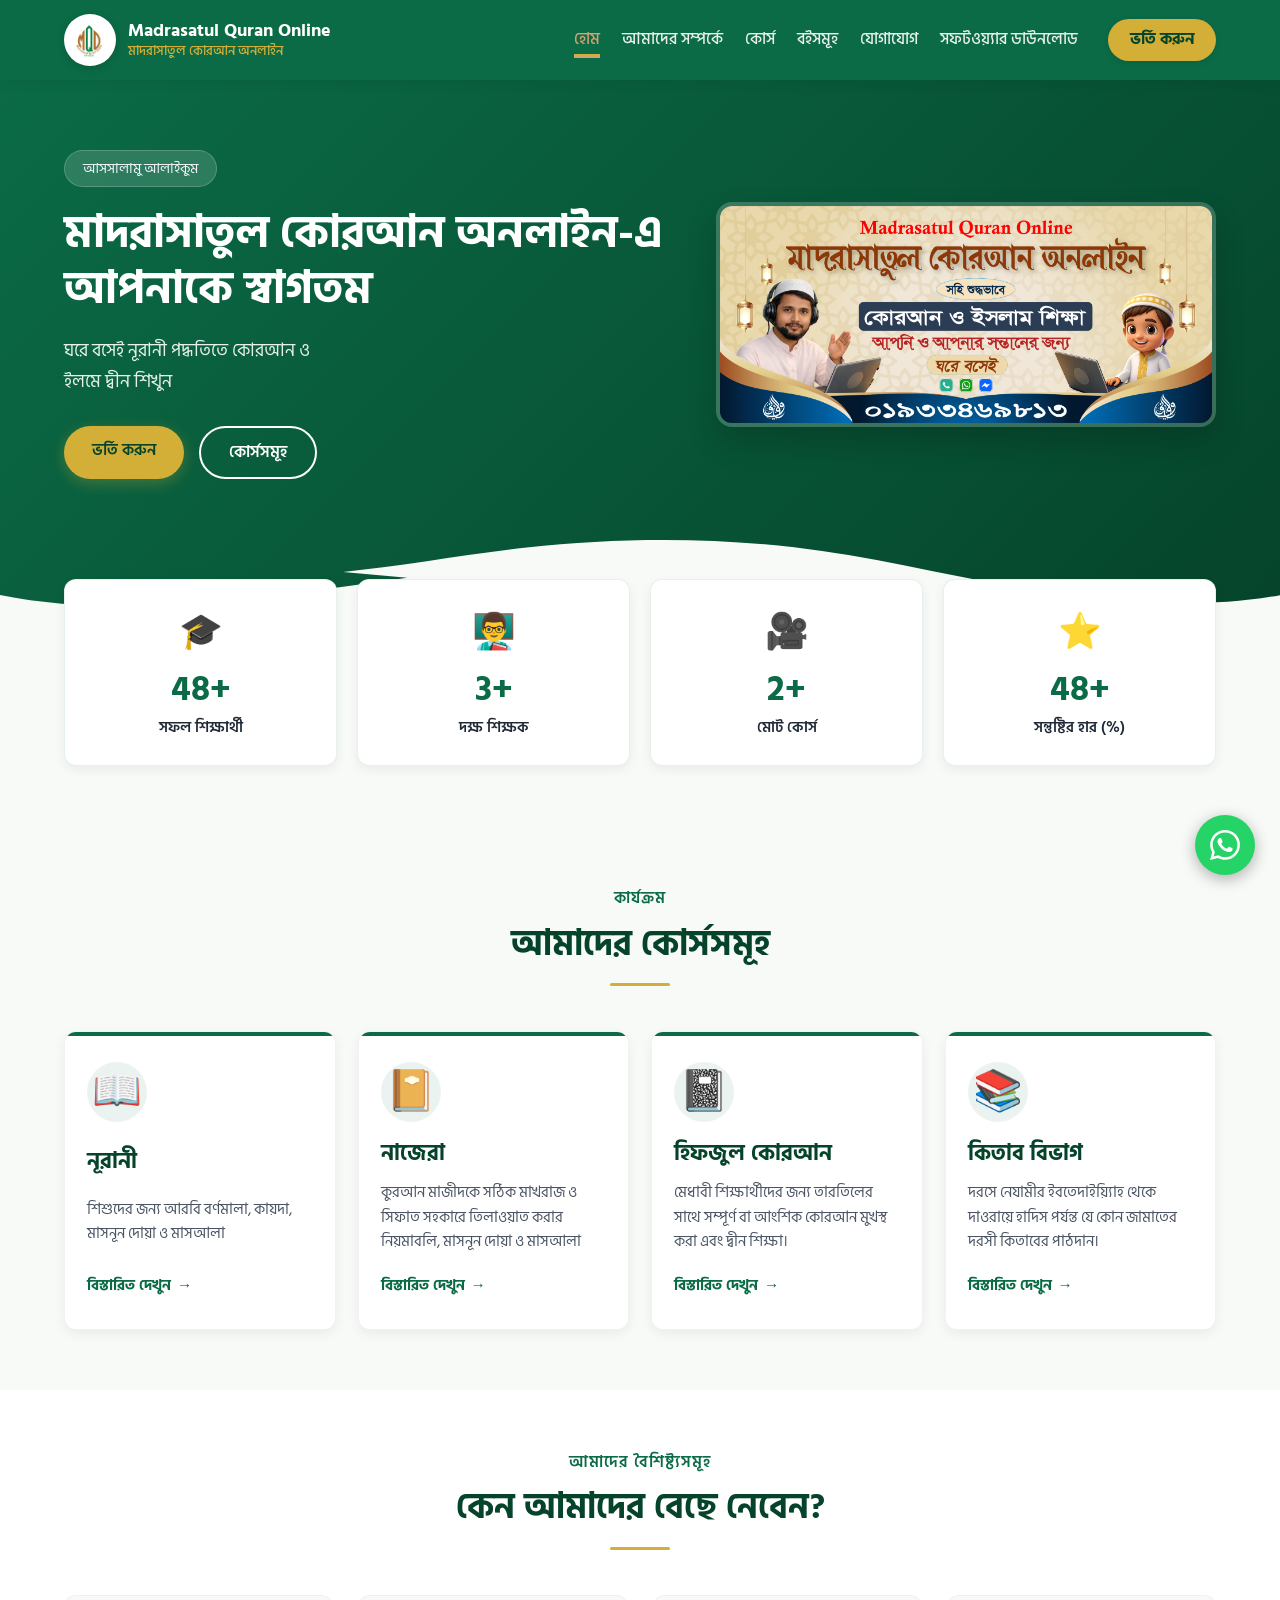
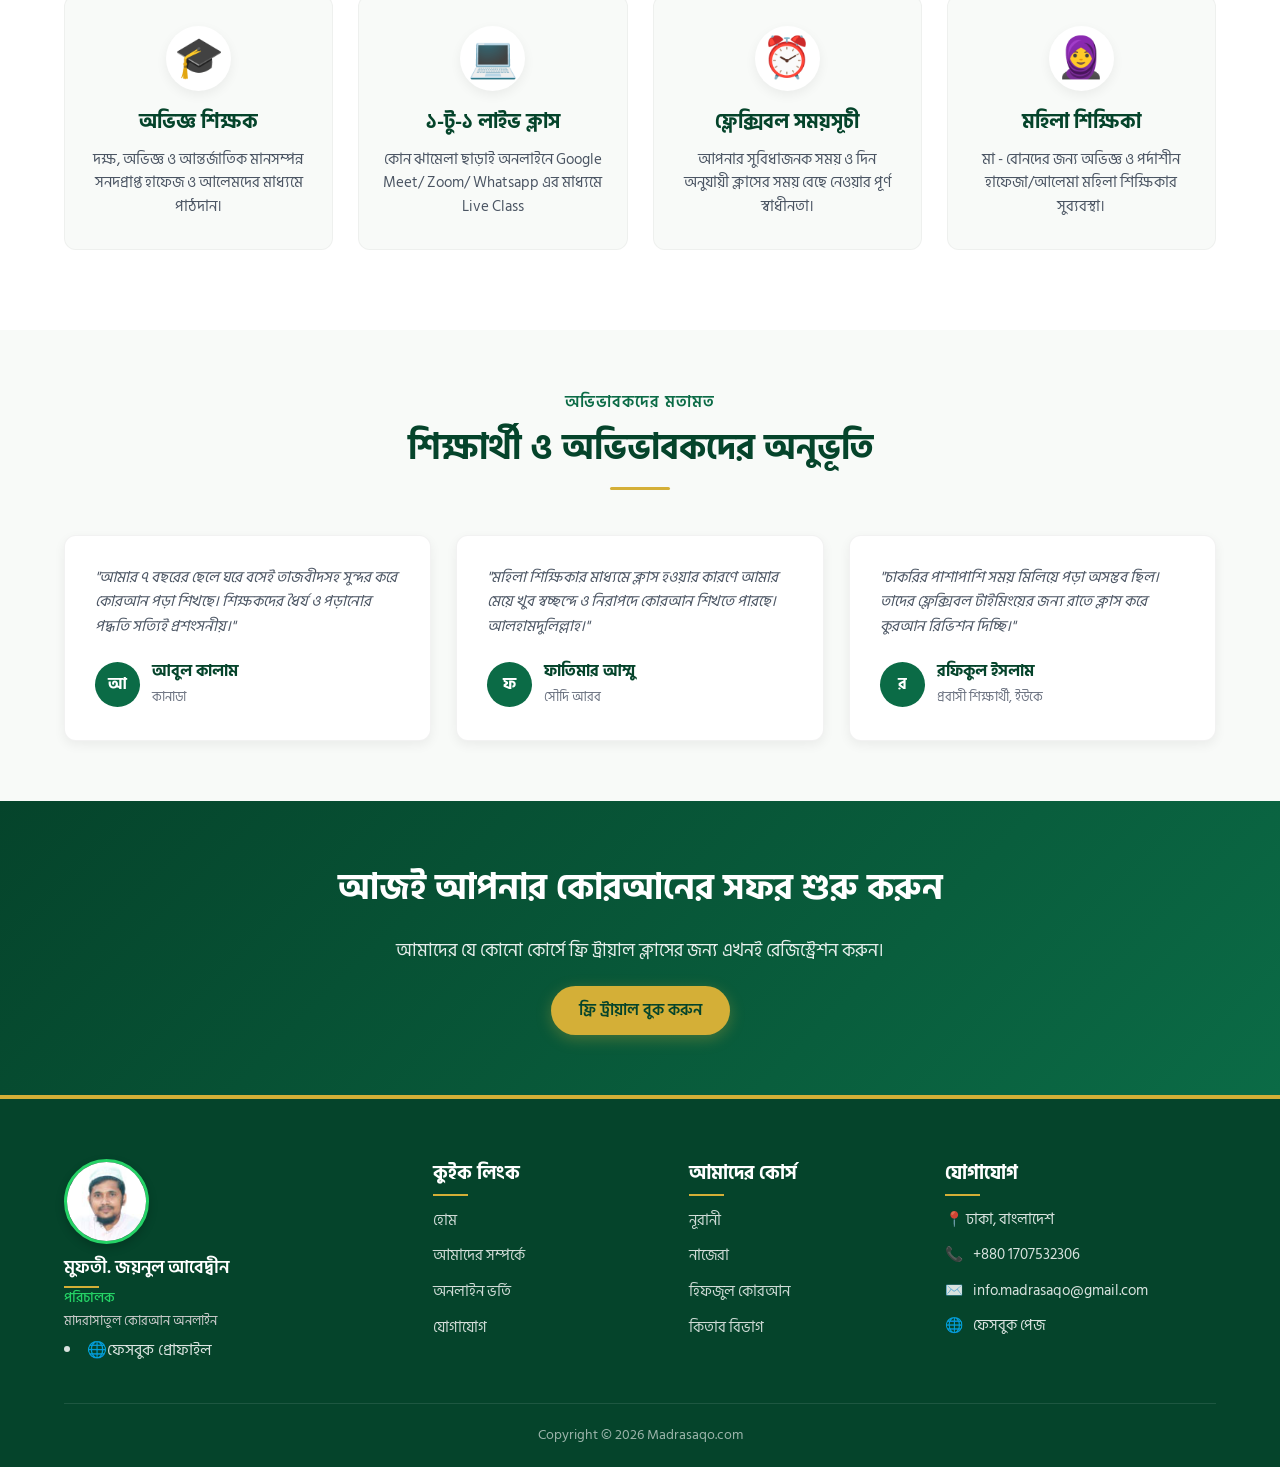
<file: index.html>
<!DOCTYPE html>
<html lang="bn">
<head>
    <meta charset="UTF-8">
    <meta name="viewport" content="width=device-width, initial-scale=1.0">
    <title>Madrasatul Quran Online | Learn Quran with Confidence</title>
    
    <!-- Google Search Console Verification -->
    <meta name="google-site-verification" content="h8djcA_XuE7JDsZ3tNhfEzeJBOGKbGJHmrDcB3-2tts" />
    
    <!-- SEO & Open Graph Meta Tags -->
    <meta name="description" content="ঘরে বসেই অভিজ্ঞ শিক্ষকদের তত্ত্বাবধানে নূরানী, তাজবীদ, হিফজ ও কোরআন শিক্ষা গ্রহণ করুন।">
    <meta name="keywords" content="Online Quran, Quran Learning, Madrasatul Quran Online, Quran Teacher, Tajweed, Hifz">
    <meta name="author" content="Madrasatul Quran Online">
    <meta property="og:title" content="Madrasatul Quran Online">
    <meta property="og:title" content="madrasaqo">
    <meta property="og:title" content="মাদরাসাতুল কোরআন অনলাইন">
    <meta property="og:description" content="Learn Quran Online from Qualified Teachers.">
    <meta property="og:image" content="images/logo.png">
    <meta property="og:type" content="website">
    
    <!-- Favicon -->
    <link rel="icon" type="image/png" href="images/favicon.png">

    <!-- Google Fonts: Hind Siliguri -->
    <link rel="preconnect" href="https://fonts.googleapis.com">
    <link rel="preconnect" href="https://fonts.gstatic.com" crossorigin>
    <link href="https://fonts.googleapis.com/css2?family=Hind+Siliguri:wght@400;500;600;700&display=swap" rel="stylesheet">

    <!-- Custom CSS -->
    <link rel="stylesheet" href="css/style.css">
</head>
<body>

    <!-- ==========================================================================
         PHASE 1: PREMIUM STICKY HEADER & NAVIGATION
         ========================================================================== -->
    <header class="main-header">
        <div class="header-container">
            
            <!-- Brand Logo & Title -->
            <a href="index.html" class="brand-link">
                <div class="logo-bg">
                    <img src="images/logo.png" alt="MadrasaQO Logo" class="site-logo">
                </div>
                <div class="brand-text">
                    <span class="site-name">Madrasatul Quran Online</span>
                    <span class="site-tagline">মাদরাসাতুল কোরআন অনলাইন</span>
                </div>
            </a>

            <!-- Navigation Menu -->
         <nav class="nav-menu" id="navMenu">
       <ul class="nav-links">
        <li><a href="/index.html" class="nav-link active">হোম</a></li>
        <li><a href="/pages/about.html" class="nav-link">আমাদের সম্পর্কে</a></li>
        <li><a href="/pages/courses.html" class="nav-link">কোর্স</a></li>
        <li><a href="/pages/books.html" class="nav-link">বইসমূহ</a></li>
        <li><a href="/pages/contact.html" class="nav-link">যোগাযোগ</a></li>
        <li><a href="/pages/download.html" class="nav-link">সফটওয়্যার ডাউনলোড</a></li>
       </ul>
          <a href="/pages/admission.html" class="btn-admission-header">ভর্তি করুন</a>
     </nav>

            <!-- Mobile Hamburger Button -->
            <button class="hamburger" id="hamburgerBtn" aria-label="Toggle Navigation">
                <span class="bar"></span>
                <span class="bar"></span>
                <span class="bar"></span>
            </button>

        </div>
    </header>

    <!-- ==========================================================================
         PHASE 2: PREMIUM HERO SECTION WITH SVG WAVE
         ========================================================================== -->
    <section class="hero-section">
        <div class="hero-container">
            
            <!-- Hero Text Content -->
            <div class="hero-text">
                <span class="hero-tag">আসসালামু আলাইকুম</span>
                <h1>মাদরাসাতুল কোরআন অনলাইন-এ আপনাকে স্বাগতম</h1>
                <p>ঘরে বসেই নূরানী পদ্ধতিতে কোরআন ও <br> ইলমে দ্বীন শিখুন </p>
                <div class="hero-buttons">
                    <a href="pages/admission.html" class="btn btn-primary">ভর্তি করুন</a>
                    <a href="#courses" class="btn btn-outline">কোর্সসমূহ</a>
                </div>
            </div>

            <!-- Hero Banner Image -->
            <div class="hero-image">
                <div class="image-wrapper">
                    <img src="images/Cover Page.png" alt="Madrasatul Quran Online Banner">
                </div>
            </div>

        </div>

        <!-- Bottom Wave Divider -->
        <div class="custom-shape-divider-bottom">
            <svg data-name="Layer 1" xmlns="http://www.w3.org/2000/svg" viewBox="0 0 1200 120" preserveAspectRatio="none">
                <path d="M321.39,56.44c58-10.79,114.16-30.13,172-41.86,82.39-16.72,168.19-17.73,250.45-.39C823.78,31,906.67,72,985.66,92.83c70.05,18.48,146.53,26.09,214.34,3V120H0V95.8C59.71,118.06,130.83,119.28,198.81,108.97c62.1-9.45,120.94-27.13,182.58-42.53Z" class="shape-fill"></path>
            </svg>
        </div>
    </section>

    <!-- ==========================================================================
         PHASE 3: STATISTICS / ANIMATED COUNTERS
         ========================================================================== -->
    <section class="stats-section">
        <div class="stats-container">
            
            <div class="stat-card">
                <div class="stat-icon">🎓</div>
                <div class="stat-number" data-target="100">0</div>
                <div class="stat-label">সফল শিক্ষার্থী</div>
            </div>

            <div class="stat-card">
                <div class="stat-icon">👨‍🏫</div>
                <div class="stat-number" data-target="5">0</div>
                <div class="stat-label">দক্ষ শিক্ষক</div>
            </div>

            <div class="stat-card">
                <div class="stat-icon">🎥</div>
                <div class="stat-number" data-target="4">0</div>
                <div class="stat-label">মোট কোর্স</div>
            </div>

            <div class="stat-card">
                <div class="stat-icon">⭐</div>
                <div class="stat-number" data-target="100">0</div>
                <div class="stat-label">সন্তুষ্টির হার (%)</div>
            </div>

        </div>
    </section>

    <!-- ==========================================================================
         PHASE 4: OUR COURSES SECTION
         ========================================================================== -->
    <section class="courses-section" id="courses">
        <div class="courses-container">
            
            <div class="section-title">
                <span class="sub-title">কার্যক্রম</span>
                <h2>আমাদের কোর্সসমূহ</h2>
                <div class="title-divider"></div>
            </div>

            <div class="courses-grid">
                
                <!-- Course Card 1 -->
                <div class="course-card">
                    <div class="course-icon">📖</div>
                    <h3>নূরানী</h3>
                    <p>শিশুদের জন্য আরবি বর্ণমালা, কায়দা, মাসনূন দোয়া ও মাসআলা</p>
                    <a href="pages/courses.html#qaida" class="course-link">বিস্তারিত দেখুন <span>→</span></a>
                </div>

                <!-- Course Card 2 -->
                <div class="course-card">
                    <div class="course-icon">📔</div>
                    <h3>নাজেরা</h3>
                    <p>কুরআন মাজীদকে সঠিক মাখরাজ ও সিফাত সহকারে তিলাওয়াত করার নিয়মাবলি, মাসনূন দোয়া ও মাসআলা</p>
                    <a href="pages/courses.html#tajweed" class="course-link">বিস্তারিত দেখুন <span>→</span></a>
                </div>

                <!-- Course Card 3 -->
                <div class="course-card">
                    <div class="course-icon">📓</div>
                    <h3>হিফজুল কোরআন</h3>
                    <p>মেধাবী শিক্ষার্থীদের জন্য তারতিলের সাথে সম্পূর্ণ বা আংশিক কোরআন মুখস্থ করা এবং দ্বীন শিক্ষা।</p>
                    <a href="pages/courses.html#hifz" class="course-link">বিস্তারিত দেখুন <span>→</span></a>
                </div>

                <!-- Course Card 4 -->
                <div class="course-card">
                    <div class="course-icon">📚</div>
                    <h3>কিতাব বিভাগ</h3>
                    <p>দরসে নেযামীর ইবতেদাইয়্যিাহ থেকে দাওরায়ে হাদিস পর্যন্ত যে কোন জামাতের দরসী কিতাবের পাঠদান।</p>
                    <a href="pages/courses.html#quran" class="course-link">বিস্তারিত দেখুন <span>→</span></a>
                </div>

            </div>

        </div>
    </section>

    <!-- ==========================================================================
         PHASE 5: WHY CHOOSE US SECTION
         ========================================================================== -->
    <section class="why-us-section">
        <div class="why-us-container">
            
            <div class="section-title">
                <span class="sub-title">আমাদের বৈশিষ্ট্যসমূহ</span>
                <h2>কেন আমাদের বেছে নেবেন?</h2>
                <div class="title-divider"></div>
            </div>

            <div class="why-us-grid">
                
                <!-- Feature Card 1 -->
                <div class="feature-card">
                    <div class="feature-icon">🎓</div>
                    <h3>অভিজ্ঞ শিক্ষক</h3>
                    <p>দক্ষ, অভিজ্ঞ ও আন্তর্জাতিক মানসম্পন্ন সনদপ্রাপ্ত হাফেজ ও আলেমদের মাধ্যমে পাঠদান।</p>
                </div>

                <!-- Feature Card 2 -->
                <div class="feature-card">
                    <div class="feature-icon">💻</div>
                    <h3>১-টু-১ লাইভ ক্লাস</h3>
                    <p>কোন ঝামেলা ছাড়াই অনলাইনে Google Meet/ Zoom/ Whatsapp এর মাধ্যমে Live Class</p>
                </div>

                <!-- Feature Card 3 -->
                <div class="feature-card">
                    <div class="feature-icon">⏰</div>
                    <h3>ফ্লেক্সিবল সময়সূচী</h3>
                    <p>আপনার সুবিধাজনক সময় ও দিন অনুযায়ী ক্লাসের সময় বেছে নেওয়ার পূর্ণ স্বাধীনতা।</p>
                </div>

                <!-- Feature Card 4 -->
                <div class="feature-card">
                    <div class="feature-icon">🧕</div>
                    <h3>মহিলা শিক্ষিকা</h3>
                    <p>মা - বোনদের জন্য অভিজ্ঞ ও পর্দাশীন হাফেজা/আলেমা মহিলা শিক্ষিকার সুব্যবস্থা।</p>
                </div>

            </div>

        </div>
    </section>

    <!-- ==========================================================================
         PHASE 6: TESTIMONIALS SECTION
         ========================================================================== -->
    <section class="testimonials-section">
        <div class="courses-container">
            <div class="section-title">
                <span class="sub-title">অভিভাবকদের মতামত</span>
                <h2>শিক্ষার্থী ও অভিভাবকদের অনুভূতি</h2>
                <div class="title-divider"></div>
            </div>

            <div class="testimonials-grid">
                <!-- Card 1 -->
                <div class="testimonial-card">
                    <p class="testimonial-text">"আমার ৭ বছরের ছেলে ঘরে বসেই তাজবীদসহ সুন্দর করে কোরআন পড়া শিখছে। শিক্ষকদের ধৈর্য ও পড়ানোর পদ্ধতি সত্যিই প্রশংসনীয়।"</p>
                    <div class="student-info">
                        <div class="student-avatar">আ</div>
                        <div class="student-details">
                            <h4>আবুল কালাম</h4>
                            <span>কানাডা</span>
                        </div>
                    </div>
                </div>

                <!-- Card 2 -->
                <div class="testimonial-card">
                    <p class="testimonial-text">"মহিলা শিক্ষিকার মাধ্যমে ক্লাস হওয়ার কারণে আমার মেয়ে খুব স্বচ্ছন্দে ও নিরাপদে কোরআন শিখতে পারছে। আলহামদুলিল্লাহ।"</p>
                    <div class="student-info">
                        <div class="student-avatar">ফ</div>
                        <div class="student-details">
                            <h4>ফাতিমার আম্মু</h4>
                            <span>সৌদি আরব</span>
                        </div>
                    </div>
                </div>

                <!-- Card 3 -->
                <div class="testimonial-card">
                    <p class="testimonial-text">"চাকরির পাশাপাশি সময় মিলিয়ে পড়া অসম্ভব ছিল। তাদের ফ্লেক্সিবল টাইমিংয়ের জন্য রাতে ক্লাস করে কুরআন রিভিশন দিচ্ছি।"</p>
                    <div class="student-info">
                        <div class="student-avatar">র</div>
                        <div class="student-details">
                            <h4>রফিকুল ইসলাম</h4>
                            <span>প্রবাসী শিক্ষার্থী, ইউকে</span>
                        </div>
                    </div>
                </div>
            </div>
        </div>
    </section>

    <!-- ==========================================================================
         PHASE 6: CALL TO ACTION (CTA) BANNER
         ========================================================================== -->
    <section class="cta-section">
        <div class="cta-container">
            <h2>আজই আপনার কোরআনের সফর শুরু করুন</h2>
            <p>আমাদের যে কোনো কোর্সে ফ্রি ট্রায়াল ক্লাসের জন্য এখনই রেজিস্ট্রেশন করুন।</p>
            <a href="pages/admission.html" class="btn btn-primary">ফ্রি ট্রায়াল বুক করুন</a>
        </div>
    </section>
    

<!-- ==========================================================================
     PHASE 7: FOOTER SECTION
     ========================================================================== -->
<footer class="main-footer">
    <div class="footer-container">
        
        <!-- Col 1: Principal Profile (একাডেমীর প্রধানের তথ্য) -->
        <div class="footer-col footer-principal">
            <div class="principal-card">
                <!-- আপনার ছবিতে প্রধানের ফাইল নেম দিয়ে পরিবর্তন করবেন -->
                <img src="images/principal.jpg" alt="একাডেমীর প্রধান" class="principal-img">
                <div class="principal-info">
                    <h4>মুফতী. জয়নুল আবেদ্বীন</h4>
                    <p class="principal-title">পরিচালক</p>
                    <p class="principal-sub">মাদরাসাতুল কোরআন অনলাইন</p>
                    <li>🌐<a href="https://www.facebook.com/jaynul34" target="_blank" class="contact-link">ফেসবুক প্রোফাইল</a></li>
                </div>
            </div>
        </div>

        <!-- Col 2: Quick Links -->
        <div class="footer-col">
            <h4>কুইক লিংক</h4>
            <ul class="footer-links">
                <li><a href="/index.html">হোম</a></li>
                <li><a href="/pages/about.html">আমাদের সম্পর্কে</a></li>
                <li><a href="/pages/admission.html">অনলাইন ভর্তি</a></li>
                <li><a href="/pages/contact.html">যোগাযোগ</a></li>
            </ul>
        </div>

        <!-- Col 3: Courses -->
        <div class="footer-col">
            <h4>আমাদের কোর্স</h4>
            <ul class="footer-links">
                <li><a href="/pages/courses.html#qaida">নূরানী</a></li>
                <li><a href="/pages/courses.html#tajweed">নাজেরা</a></li>
                <li><a href="/pages/courses.html#hifz">হিফজুল কোরআন</a></li>
                <li><a href="/pages/courses.html#quran">কিতাব বিভাগ</a></li>
            </ul>
        </div>

        <!-- Col 4: Contact Info -->
        <div class="footer-col">
            <h4>যোগাযোগ</h4>
            <ul class="contact-info">
                <li>📍    ঢাকা, বাংলাদেশ</li>
                <li>📞 <a href="tel:+8801707532306" class="contact-link">+880 1707532306</a></li>
                <li>✉️ <a href="mailto:info.madrasaqo@gmail.com" class="contact-link">info.madrasaqo@gmail.com</a></li>
                <li>🌐 <a href="https://www.facebook.com/MadrasaQO" target="_blank" class="contact-link">ফেসবুক পেজ</a></li>
            </ul>
        </div>

    </div>

    <!-- Bottom Copyright -->
    <div class="footer-bottom">
        <p>Copyright &copy; 2026 Madrasaqo.com</p>
    </div>
</footer>

<!-- Floating WhatsApp Widget HTML -->
<div class="wa-widget-container">
    <!-- Chat Popup Box -->
    <div class="wa-chat-box" id="waChatBox">
        <div class="wa-chat-header">
            <div class="wa-header-info">
                <div class="wa-avatar">
                    <svg width="20" height="20" viewBox="0 0 24 24" fill="#ffffff">
                        <path d="M.057 24l1.687-6.163c-1.041-1.804-1.588-3.849-1.587-5.946.003-6.556 5.338-11.891 11.893-11.891 3.181.001 6.167 1.24 8.413 3.488 2.245 2.248 3.481 5.236 3.48 8.414-.003 6.557-5.338 11.892-11.893 11.892-1.99-.001-3.951-.5-5.688-1.448l-6.305 1.654zm6.597-3.807c1.676.995 3.276 1.591 5.392 1.592 5.448 0 9.886-4.434 9.889-9.885.002-5.462-4.415-9.89-9.881-9.892-5.452 0-9.887 4.434-9.889 9.884-.001 2.225.651 3.891 1.746 5.634l-.999 3.648 3.742-.981z"/>
                    </svg>
                </div>
                <div>
                    <h4>Madrasatul Quran Online</h4>
                    <p>অনলাইন মাদ্রাসায় আপনাকে স্বাগতম!</p>
                </div>
            </div>
            <button class="wa-close-btn" onclick="toggleWaChat()">&times;</button>
        </div>
        <div class="wa-chat-body">
            <div class="wa-msg-bubble">
                আসসালামু আলাইকুম! কোনো তথ্য বা সাহায্যের প্রয়োজন হলে নিচে লিখে জানান।
                <span class="wa-time">এখন</span>
            </div>
        </div>
        <div class="wa-chat-footer">
            <input type="text" id="waInputMessage" placeholder="মেসেজ লিখুন..." onkeypress="handleWaKeyPress(event)">
            <button class="wa-send-btn" onclick="sendWaMessage()">
                <svg width="18" height="18" viewBox="0 0 24 24" fill="#ffffff">
                    <path d="M2.01 21L23 12 2.01 3 2 10l15 2-15 2z"/>
                </svg>
            </button>
        </div>
    </div>

    <!-- Floating Toggle Button -->
    <button class="wa-float-btn" onclick="toggleWaChat()" aria-label="WhatsApp-এ কথা বলুন">
        <svg width="30" height="30" viewBox="0 0 24 24" fill="#ffffff">
            <path d="M.057 24l1.687-6.163c-1.041-1.804-1.588-3.849-1.587-5.946.003-6.556 5.338-11.891 11.893-11.891 3.181.001 6.167 1.24 8.413 3.488 2.245 2.248 3.481 5.236 3.48 8.414-.003 6.557-5.338 11.892-11.893 11.892-1.99-.001-3.951-.5-5.688-1.448l-6.305 1.654zm6.597-3.807c1.676.995 3.276 1.591 5.392 1.592 5.448 0 9.886-4.434 9.889-9.885.002-5.462-4.415-9.89-9.881-9.892-5.452 0-9.887 4.434-9.889 9.884-.001 2.225.651 3.891 1.746 5.634l-.999 3.648 3.742-.981zm11.387-5.464c-.074-.124-.272-.198-.57-.347-.297-.149-1.758-.868-2.031-.967-.272-.099-.47-.149-.669.149-.198.297-.768.967-.941 1.165-.173.198-.347.223-.644.074-.297-.149-1.255-.462-2.39-1.475-.883-.788-1.48-1.761-1.653-2.059-.173-.297-.018-.458.13-.606.134-.133.297-.347.446-.521.151-.172.2-.296.3-.495.099-.198.05-.372-.025-.521-.075-.148-.669-1.611-.916-2.206-.242-.579-.487-.501-.669-.51l-.57-.01c-.198 0-.52.074-.792.372s-1.04 1.016-1.04 2.479 1.065 2.876 1.213 3.074c.149.198 2.095 3.2 5.076 4.487.709.306 1.263.489 1.694.626.712.226 1.36.194 1.872.118.571-.085 1.758-.719 2.006-1.413.248-.695.248-1.29.173-1.414z"/>
        </svg>
    </button>
</div>

<!-- JavaScript for Navigation, Counter & WhatsApp -->
<script>
    // Hamburger Menu Toggle
    const hamburgerBtn = document.getElementById('hamburgerBtn');
    const navMenu = document.getElementById('navMenu');

    if (hamburgerBtn && navMenu) {
        hamburgerBtn.addEventListener('click', () => {
            hamburgerBtn.classList.toggle('active');
            navMenu.classList.toggle('active');
        });

        document.querySelectorAll('.nav-link').forEach(link => {
            link.addEventListener('click', () => {
                hamburgerBtn.classList.remove('active');
                navMenu.classList.remove('active');
            });
        });
    }

    // Animated Counters
    const counters = document.querySelectorAll('.stat-number');
    let animated = false;

    function startCounters() {
        counters.forEach(counter => {
            const target = +counter.getAttribute('data-target');
            let count = 0;
            const speed = target / 50;

            const updateCount = () => {
                count += speed;
                if (count < target) {
                    counter.innerText = Math.ceil(count) + (target === 99 ? '%' : '+');
                    setTimeout(updateCount, 30);
                } else {
                    counter.innerText = target + (target === 99 ? '%' : '+');
                }
            };
            updateCount();
        });
    }

    window.addEventListener('scroll', () => {
        const statsSection = document.querySelector('.stats-section');
        if (statsSection) {
            const sectionPos = statsSection.getBoundingClientRect().top;
            const screenPos = window.innerHeight / 1.2;

            if (sectionPos < screenPos && !animated) {
                startCounters();
                animated = true;
            }
        }
    });

    // WhatsApp Functions
    function toggleWaChat() {
        const chatBox = document.getElementById('waChatBox');
        if (chatBox) {
            chatBox.classList.toggle('active');
        }
    }

    function sendWaMessage() {
        const input = document.getElementById('waInputMessage');
        if (!input) return;
        
        const message = input.value.trim();
        const phoneNumber = "8801707532306";

        if (message !== "") {
            const encodedMessage = encodeURIComponent(message);
            const isMobile = /Android|iPhone|iPad|iPod/i.test(navigator.userAgent);
            
            const whatsappUrl = isMobile 
                ? `https://api.whatsapp.com/send?phone=${phoneNumber}&text=${encodedMessage}`
                : `https://web.whatsapp.com/send?phone=${phoneNumber}&text=${encodedMessage}`;
            
            window.open(whatsappUrl, '_blank');
            input.value = "";
            toggleWaChat();
        }
    }

    function handleWaKeyPress(event) {
        if (event.key === 'Enter') {
            sendWaMessage();
        }
    }
</script>
    
</body>
</html>
</file>
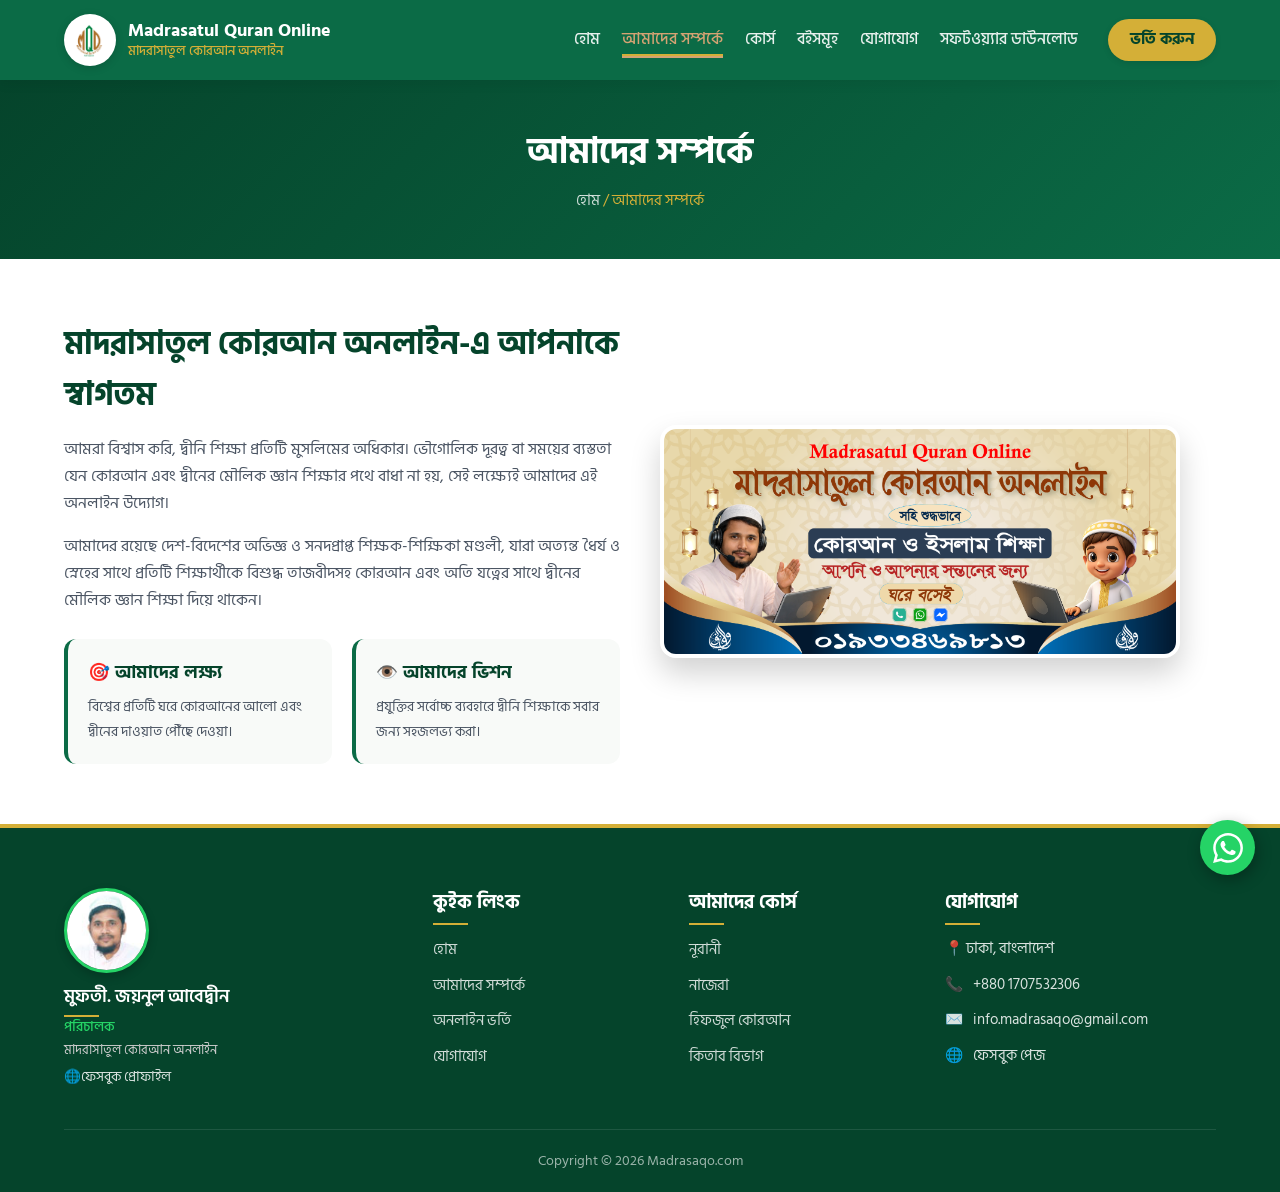
<file: pages/about.html>
<!DOCTYPE html>
<html lang="bn">
<head>
    <meta charset="UTF-8">
    <meta name="viewport" content="width=device-width, initial-scale=1.0">
    <title>আমাদের সম্পর্কে | Madrasatul Quran Online</title>
    
    <!-- Favicon -->
    <link rel="icon" type="image/png" href="../images/favicon.png">

    <!-- Google Fonts -->
    <link rel="preconnect" href="https://fonts.googleapis.com">
    <link rel="preconnect" href="https://fonts.gstatic.com" crossorigin>
    <link href="https://fonts.googleapis.com/css2?family=Hind+Siliguri:wght@400;500;600;700&display=swap" rel="stylesheet">

    <!-- Custom CSS -->
    <link rel="stylesheet" href="../css/style.css">
</head>
<body>

    <!-- Header Section -->
    <header class="main-header">
        <div class="header-container">
            <a href="../index.html" class="brand-link">
                <div class="logo-bg">
                    <img src="../images/logo.png" alt="MadrasaQO Logo" class="site-logo">
                </div>
                <div class="brand-text">
                    <span class="site-name">Madrasatul Quran Online</span>
                    <span class="site-tagline">মাদরাসাতুল কোরআন অনলাইন</span>
                </div>
            </a>

            <nav class="nav-menu" id="navMenu">
                <ul class="nav-links">
                    <li><a href="../index.html" class="nav-link">হোম</a></li>
                    <li><a href="about.html" class="nav-link active">আমাদের সম্পর্কে</a></li>
                    <li><a href="courses.html" class="nav-link">কোর্স</a></li>
                    <li><a href="books.html" class="nav-link">বইসমূহ</a></li>
                    <li><a href="contact.html" class="nav-link">যোগাযোগ</a></li>
                    <li><a href="/pages/download.html" class="nav-link">সফটওয়্যার ডাউনলোড</a></li>
                </ul>
                <a href="admission.html" class="btn-admission-header">ভর্তি করুন</a>
            </nav>

            <button class="hamburger" id="hamburgerBtn" aria-label="Toggle Navigation">
                <span class="bar"></span>
                <span class="bar"></span>
                <span class="bar"></span>
            </button>
        </div>
    </header>

   <!-- Page Sub-Banner -->
    <section class="page-banner">
        <div class="page-banner-container">
            <h1>আমাদের সম্পর্কে</h1>
            <div class="breadcrumb">
                <a href="../index.html">হোম</a> / <span>আমাদের সম্পর্কে</span>
            </div>
        </div>
    </section>

    <!-- About Main Content -->
    <section class="about-section">
        <div class="about-container">
            
            <div class="about-text">
                <h2>মাদরাসাতুল কোরআন অনলাইন-এ আপনাকে স্বাগতম</h2>
                <p>আমরা বিশ্বাস করি, দ্বীনি শিক্ষা প্রতিটি মুসলিমের অধিকার। ভৌগোলিক দূরত্ব বা সময়ের ব্যস্ততা যেন কোরআন এবং দ্বীনের মৌলিক জ্ঞান শিক্ষার পথে বাধা না হয়, সেই লক্ষ্যেই আমাদের এই অনলাইন উদ্যোগ।</p>
                <p>আমাদের রয়েছে দেশ-বিদেশের অভিজ্ঞ ও সনদপ্রাপ্ত শিক্ষক-শিক্ষিকা মণ্ডলী, যারা অত্যন্ত ধৈর্য ও স্নেহের সাথে প্রতিটি শিক্ষার্থীকে বিশুদ্ধ তাজবীদসহ কোরআন এবং অতি যত্নের সাথে দ্বীনের মৌলিক জ্ঞান শিক্ষা দিয়ে থাকেন।</p>
                
                <div class="mission-vision-grid">
                    <div class="mv-box">
                        <h4>🎯 আমাদের লক্ষ্য</h4>
                        <p>বিশ্বের প্রতিটি ঘরে কোরআনের আলো এবং দ্বীনের দাওয়াত পৌঁছে দেওয়া।</p>
                    </div>
                    <div class="mv-box">
                        <h4>👁️ আমাদের ভিশন</h4>
                        <p>প্রযুক্তির সর্বোচ্চ ব্যবহারে দ্বীনি শিক্ষাকে সবার জন্য সহজলভ্য করা।</p>
                    </div>
                </div>
            </div>

            <div class="about-image">
                <div class="image-wrapper">
                    <img src="../images/Cover Page.png" alt="About Madrasatul Quran Online">
                </div>
            </div>

        </div>
    </section>

<!-- Footer Section -->
<footer class="main-footer">
    <div class="footer-container">
        
        <!-- Col 1: Principal Profile (একাডেমীর প্রধানের তথ্য) -->
        <div class="footer-col footer-principal">
            <div class="principal-card">
                <img src="../images/principal.jpg" alt="একাডেমীর প্রধান" class="principal-img">
                <div class="principal-info">
                    <h4>মুফতী. জয়নুল আবেদ্বীন</h4>
                    <p class="principal-title">পরিচালক</p>
                    <p class="principal-sub">মাদরাসাতুল কোরআন অনলাইন</p>
                    <p class="principal-social">🌐<a href="https://www.facebook.com/jaynul34" target="_blank" class="contact-link">ফেসবুক প্রোফাইল</a></p>
                </div>
            </div>
        </div>

        <!-- Col 2: Quick Links (সঠিক লিঙ্কসমূহ) -->
        <div class="footer-col">
            <h4>কুইক লিংক</h4>
            <ul class="footer-links">
                <li><a href="../index.html">হোম</a></li>
                <li><a href="/pages/about.html">আমাদের সম্পর্কে</a></li>
                <li><a href="/pages/admission.html">অনলাইন ভর্তি</a></li>
                <li><a href="/pages/contact.html">যোগাযোগ</a></li>
            </ul>
        </div>

        <!-- Col 3: Courses (সঠিক লিঙ্কসমূহ) -->
        <div class="footer-col">
            <h4>আমাদের কোর্স</h4>
            <ul class="footer-links">
                <li><a href="/pages/courses.html#qaida">নূরানী</a></li>
                <li><a href="/pages/courses.html#tajweed">নাজেরা</a></li>
                <li><a href="/pages/courses.html#hifz">হিফজুল কোরআন</a></li>
                <li><a href="/pages/courses.html#quran">কিতাব বিভাগ</a></li>
            </ul>
        </div>

        <!-- Col 4: Contact Info -->
        <div class="footer-col">
            <h4>যোগাযোগ</h4>
            <ul class="contact-info">
                <li>📍 ঢাকা, বাংলাদেশ</li>
                <li>📞 <a href="tel:+8801707532306" class="contact-link">+880 1707532306</a></li>
                <li>✉️ <a href="mailto:info.madrasaqo@gmail.com" class="contact-link">info.madrasaqo@gmail.com</a></li>
                <li>🌐 <a href="https://www.facebook.com/MadrasaQO" target="_blank" class="contact-link">ফেসবুক পেজ</a></li>
            </ul>
        </div>

    </div>

    <!-- Bottom Copyright -->
    <div class="footer-bottom">
        <p>Copyright &copy; 2026 Madrasaqo.com</p>
    </div>
    
</footer>

    <!-- Script for Mobile Menu -->
    <script>
        const hamburgerBtn = document.getElementById('hamburgerBtn');
        const navMenu = document.getElementById('navMenu');

        hamburgerBtn.addEventListener('click', () => {
            hamburgerBtn.classList.toggle('active');
            navMenu.classList.toggle('active');
        });
    </script>
    <!-- Floating WhatsApp Icon -->
<a href="https://wa.me/8801707532306" class="whatsapp-float" target="_blank" aria-label="WhatsApp-এ যোগাযোগ করুন">
    <svg viewBox="0 0 24 24">
        <path d="M.057 24l1.687-6.163c-1.041-1.804-1.588-3.849-1.587-5.946.003-6.556 5.338-11.891 11.893-11.891 3.181.001 6.167 1.24 8.413 3.488 2.245 2.248 3.481 5.236 3.48 8.414-.003 6.557-5.338 11.892-11.893 11.892-1.99-.001-3.951-.5-5.688-1.448l-6.305 1.654zm6.597-3.807c1.676.995 3.276 1.591 5.392 1.592 5.448 0 9.886-4.434 9.889-9.885.002-5.462-4.415-9.89-9.881-9.892-5.452 0-9.887 4.434-9.889 9.884-.001 2.225.651 3.891 1.746 5.634l-.999 3.648 3.742-.981zm11.387-5.464c-.074-.124-.272-.198-.57-.347-.297-.149-1.758-.868-2.031-.967-.272-.099-.47-.149-.669.149-.198.297-.768.967-.941 1.165-.173.198-.347.223-.644.074-.297-.149-1.255-.462-2.39-1.475-.883-.788-1.48-1.761-1.653-2.059-.173-.297-.018-.458.13-.606.134-.133.297-.347.446-.521.151-.172.2-.296.3-.495.099-.198.05-.372-.025-.521-.075-.148-.669-1.611-.916-2.206-.242-.579-.487-.501-.669-.51l-.57-.01c-.198 0-.52.074-.792.372s-1.04 1.016-1.04 2.479 1.065 2.876 1.213 3.074c.149.198 2.095 3.2 5.076 4.487.709.306 1.263.489 1.694.626.712.226 1.36.194 1.872.118.571-.085 1.758-.719 2.006-1.413.248-.695.248-1.29.173-1.414z"/>
    </svg>
</a>
</body>
</html>
</file>
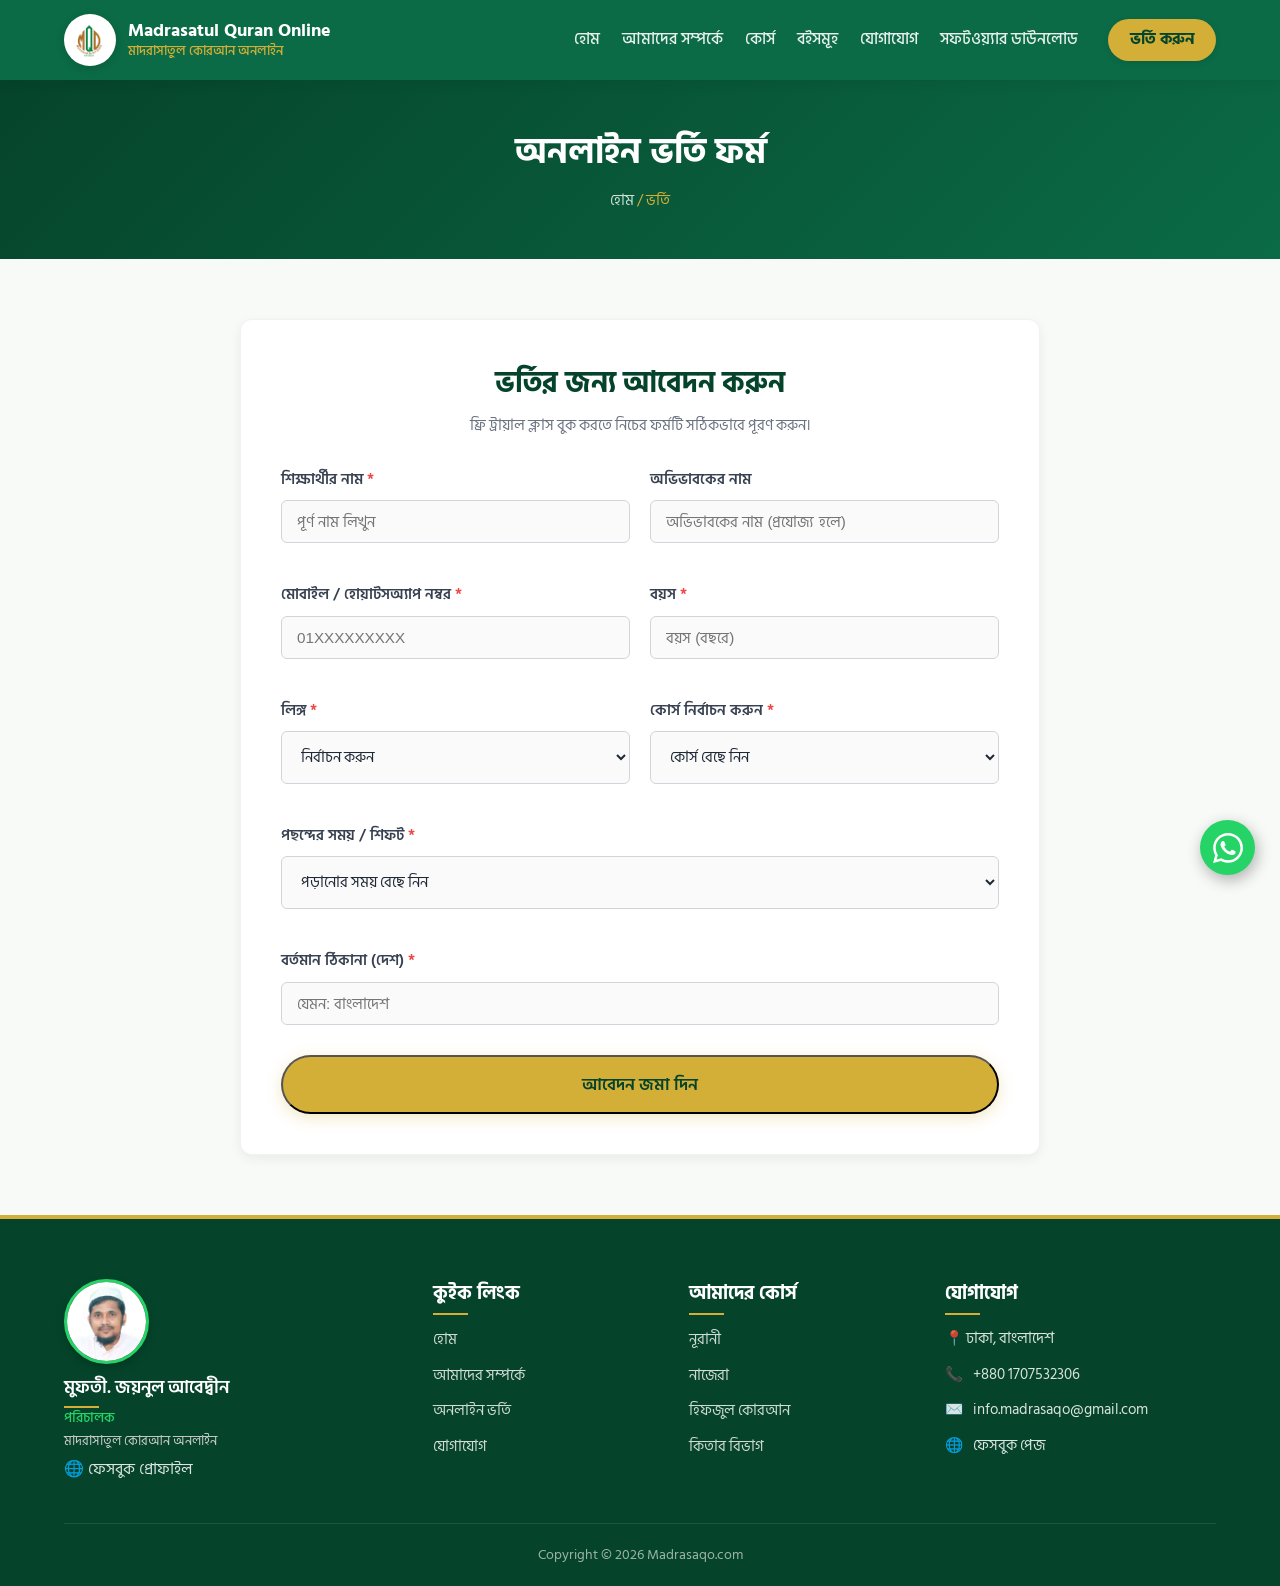
<file: pages/admission.html>
<!DOCTYPE html>
<html lang="bn">
<head>
    <meta charset="UTF-8">
    <meta name="viewport" content="width=device-width, initial-scale=1.0">
    <title>অনলাইন ভর্তি | Madrasatul Quran Online</title>
    
    <!-- Favicon -->
    <link rel="icon" type="image/png" href="/images/favicon.png">

    <!-- Google Fonts -->
    <link rel="preconnect" href="https://fonts.googleapis.com">
    <link rel="preconnect" href="https://fonts.gstatic.com" crossorigin>
    <link href="https://fonts.googleapis.com/css2?family=Hind+Siliguri:wght@400;500;600;700&display=swap" rel="stylesheet">

    <!-- Custom CSS -->
    <link rel="stylesheet" href="/css/style.css">
</head>
<body>

    <!-- Header Section -->
    <header class="main-header">
        <div class="header-container">
            <a href="/index.html" class="brand-link">
                <div class="logo-bg">
                    <img src="/images/logo.png" alt="MadrasaQO Logo" class="site-logo">
                </div>
                <div class="brand-text">
                    <span class="site-name">Madrasatul Quran Online</span>
                    <span class="site-tagline">মাদরাসাতুল কোরআন অনলাইন</span>
                </div>
            </a>

            <nav class="nav-menu" id="navMenu">
                <ul class="nav-links">
                    <li><a href="/index.html" class="nav-link">হোম</a></li>
                    <li><a href="/pages/about.html" class="nav-link">আমাদের সম্পর্কে</a></li>
                    <li><a href="/pages/courses.html" class="nav-link">কোর্স</a></li>
                    <li><a href="/pages/books.html" class="nav-link">বইসমূহ</a></li>
                    <li><a href="/pages/contact.html" class="nav-link">যোগাযোগ</a></li>
                    <li><a href="/pages/download.html" class="nav-link">সফটওয়্যার ডাউনলোড</a></li>
                </ul>
                <a href="/pages/admission.html" class="btn-admission-header active">ভর্তি করুন</a>
            </nav>

            <button class="hamburger" id="hamburgerBtn" aria-label="Toggle Navigation">
                <span class="bar"></span>
                <span class="bar"></span>
                <span class="bar"></span>
            </button>
        </div>
    </header>

    <!-- Page Sub-Banner -->
    <section class="page-banner">
        <div class="page-banner-container">
            <h1>অনলাইন ভর্তি ফর্ম</h1>
            <div class="breadcrumb">
                <a href="/index.html">হোম</a> / <span>ভর্তি</span>
            </div>
        </div>
    </section>

    <!-- Admission Form Section -->
    <section class="admission-section">
        <div class="admission-container">
            <div class="admission-header">
                <h2>ভর্তির জন্য আবেদন করুন</h2>
                <p>ফ্রি ট্রায়াল ক্লাস বুক করতে নিচের ফর্মটি সঠিকভাবে পূরণ করুন।</p>
            </div>

            <form id="admissionForm">
                <div class="form-grid">
                    
                    <!-- Student Name -->
                    <div class="form-group">
                        <label for="studentName">শিক্ষার্থীর নাম <span>*</span></label>
                        <input type="text" id="studentName" class="form-control" placeholder="পূর্ণ নাম লিখুন" required>
                    </div>

                    <!-- Guardian Name -->
                    <div class="form-group">
                        <label for="guardianName">অভিভাবকের নাম</label>
                        <input type="text" id="guardianName" class="form-control" placeholder="অভিভাবকের নাম (প্রযোজ্য হলে)">
                    </div>

                    <!-- Phone Number -->
                    <div class="form-group">
                        <label for="phone">মোবাইল / হোয়াটসঅ্যাপ নম্বর <span>*</span></label>
                        <input type="tel" id="phone" class="form-control" placeholder="01XXXXXXXXX" required>
                    </div>

                    <!-- Age -->
                    <div class="form-group">
                        <label for="age">বয়স <span>*</span></label>
                        <input type="number" id="age" class="form-control" placeholder="বয়স (বছরে)" required>
                    </div>

                    <!-- Gender -->
                    <div class="form-group">
                        <label for="gender">লিঙ্গ <span>*</span></label>
                        <select id="gender" class="form-control" required>
                            <option value="">নির্বাচন করুন</option>
                            <option value="পুরুষ">পুরুষ</option>
                            <option value="মহিলা">মহিলা</option>
                        </select>
                    </div>

                    <!-- Course Select -->
                    <div class="form-group">
                        <label for="course">কোর্স নির্বাচন করুন <span>*</span></label>
                        <select id="course" class="form-control" required>
                            <option value="">কোর্স বেছে নিন</option>
                            <option value="নূরানী">নূরানী</option>
                            <option value="নাজেরা">নাজেরা</option>
                            <option value="হিফজুল কুরআন">হিফজুল কুরআন</option>
                            <option value="কিতাব বিভাগ">কিতাব বিভাগ</option>
                        </select>
                    </div>

                    <!-- Preferred Time -->
                    <div class="form-group full-width">
                        <label for="timeSlot">পছন্দের সময় / শিফট <span>*</span></label>
                        <select id="timeSlot" class="form-control" required>
                            <option value="">পড়ানোর সময় বেছে নিন</option>
                            <option value="সকাল">সকাল</option>
                            <option value="বিকাল">বিকাল</option>
                            <option value="রাত">রাত</option>
                        </select>
                    </div>

                    <!-- Address -->
                    <div class="form-group full-width">
                        <label for="address">বর্তমান ঠিকানা (দেশ) <span>*</span></label>
                        <input type="text" id="address" class="form-control" placeholder="যেমন: বাংলাদেশ" required>
                    </div>

                </div>

                <button type="submit" class="btn btn-primary btn-submit">আবেদন জমা দিন</button>
            </form>
        </div>
    </section>

    <!-- Footer Section -->
    <footer class="main-footer">
        <div class="footer-container">
            
            <!-- Col 1: Principal Profile -->
            <div class="footer-col footer-principal">
                <div class="principal-card">
                    <img src="/images/principal.jpg" alt="একাডেমীর প্রধান" class="principal-img">
                    <div class="principal-info">
                        <h4>মুফতী. জয়নুল আবেদ্বীন</h4>
                        <p class="principal-title">পরিচালক</p>
                        <p class="principal-sub">মাদরাসাতুল কোরআন অনলাইন</p>
                        <li style="list-style: none;">🌐 <a href="https://www.facebook.com/jaynul34" target="_blank" class="contact-link">ফেসবুক প্রোফাইল</a></li>
                    </div>
                </div>
            </div>

            <!-- Col 2: Quick Links -->
            <div class="footer-col">
                <h4>কুইক লিংক</h4>
                <ul class="footer-links">
                    <li><a href="/index.html">হোম</a></li>
                    <li><a href="/pages/about.html">আমাদের সম্পর্কে</a></li>
                    <li><a href="/pages/admission.html">অনলাইন ভর্তি</a></li>
                    <li><a href="/pages/contact.html">যোগাযোগ</a></li>
                </ul>
            </div>

            <!-- Col 3: Courses -->
            <div class="footer-col">
                <h4>আমাদের কোর্স</h4>
                <ul class="footer-links">
                    <li><a href="/pages/courses.html#qaida">নূরানী</a></li>
                    <li><a href="/pages/courses.html#tajweed">নাজেরা</a></li>
                    <li><a href="/pages/courses.html#hifz">হিফজুল কোরআন</a></li>
                    <li><a href="/pages/courses.html#quran">কিতাব বিভাগ</a></li>
                </ul>
            </div>

            <!-- Col 4: Contact Info -->
            <div class="footer-col">
                <h4>যোগাযোগ</h4>
                <ul class="contact-info">
                    <li>📍 ঢাকা, বাংলাদেশ</li>
                    <li>📞 <a href="tel:+8801707532306" class="contact-link">+880 1707532306</a></li>
                    <li>✉️ <a href="mailto:info.madrasaqo@gmail.com" class="contact-link">info.madrasaqo@gmail.com</a></li>
                    <li>🌐 <a href="https://www.facebook.com/MadrasaQO" target="_blank" class="contact-link">ফেসবুক পেজ</a></li>
                </ul>
            </div>

        </div>

        <!-- Bottom Copyright -->
        <div class="footer-bottom">
            <p>Copyright &copy; 2026 Madrasaqo.com</p>
        </div>
    </footer>

    <!-- Floating WhatsApp Icon -->
    <a href="https://wa.me/8801707532306" class="whatsapp-float" target="_blank" aria-label="WhatsApp-এ যোগাযোগ করুন">
        <svg viewBox="0 0 24 24">
            <path d="M.057 24l1.687-6.163c-1.041-1.804-1.588-3.849-1.587-5.946.003-6.556 5.338-11.891 11.893-11.891 3.181.001 6.167 1.24 8.413 3.488 2.245 2.248 3.481 5.236 3.48 8.414-.003 6.557-5.338 11.892-11.893 11.892-1.99-.001-3.951-.5-5.688-1.448l-6.305 1.654zm6.597-3.807c1.676.995 3.276 1.591 5.392 1.592 5.448 0 9.886-4.434 9.889-9.885.002-5.462-4.415-9.89-9.881-9.892-5.452 0-9.887 4.434-9.889 9.884-.001 2.225.651 3.891 1.746 5.634l-.999 3.648 3.742-.981zm11.387-5.464c-.074-.124-.272-.198-.57-.347-.297-.149-1.758-.868-2.031-.967-.272-.099-.47-.149-.669.149-.198.297-.768.967-.941 1.165-.173.198-.347.223-.644.074-.297-.149-1.255-.462-2.39-1.475-.883-.788-1.48-1.761-1.653-2.059-.173-.297-.018-.458.13-.606.134-.133.297-.347.446-.521.151-.172.2-.296.3-.495.099-.198.05-.372-.025-.521-.075-.148-.669-1.611-.916-2.206-.242-.579-.487-.501-.669-.51l-.57-.01c-.198 0-.52.074-.792.372s-1.04 1.016-1.04 2.479 1.065 2.876 1.213 3.074c.149.198 2.095 3.2 5.076 4.487.709.306 1.263.489 1.694.626.712.226 1.36.194 1.872.118.571-.085 1.758-.719 2.006-1.413.248-.695.248-1.29.173-1.414z"/>
        </svg>
    </a>

    <!-- JavaScript Scripts -->
    <script>
        // ১. মোবাইল নেভিগেশন মেনু
        const hamburgerBtn = document.getElementById('hamburgerBtn');
        const navMenu = document.getElementById('navMenu');

        hamburgerBtn.addEventListener('click', () => {
            hamburgerBtn.classList.toggle('active');
            navMenu.classList.toggle('active');
        });

        // ২. ভর্তি ফর্মের তথ্য হোয়াটসঅ্যাপে পাঠানো
        document.getElementById('admissionForm').addEventListener('submit', function(e) {
            e.preventDefault(); // ফর্মের পেজ রিলোড বন্ধ রাখা

            // ফর্মের ফিল্ডসমূহ থেকে ডাটা নেওয়া
            const studentName = document.getElementById('studentName').value;
            const guardianName = document.getElementById('guardianName').value || "প্রযোজ্য নয়";
            const phone = document.getElementById('phone').value;
            const age = document.getElementById('age').value;
            const gender = document.getElementById('gender').value;
            const course = document.getElementById('course').value;
            const timeSlot = document.getElementById('timeSlot').value;
            const address = document.getElementById('address').value;

            // মাদরাসার হোয়াটসঅ্যাপ নম্বর
            const whatsappNumber = "8801707532306"; 

            // মেসেজ ফরম্যাট সাজানো
            const message = `*অনলাইন ভর্তি আবেদন (MadrasaQO)*%0A%0A` +
                            `👤 *শিক্ষার্থীর নাম:* ${encodeURIComponent(studentName)}%0A` +
                            `👨‍👩‍👦 *অভিভাবকের নাম:* ${encodeURIComponent(guardianName)}%0A` +
                            `📞 *মোবাইল নম্বর:* ${encodeURIComponent(phone)}%0A` +
                            `🎂 *বয়স:* ${encodeURIComponent(age)} বছর%0A` +
                            `⚧ *লিঙ্গ:* ${encodeURIComponent(gender)}%0A` +
                            `📚 *কোর্স:* ${encodeURIComponent(course)}%0A` +
                            `⏰ *পছন্দের সময়:* ${encodeURIComponent(timeSlot)}%0A` +
                            `📍 *ঠিকানা/দেশ:* ${encodeURIComponent(address)}`;

            // নতুন ট্যাবে হোয়াটসঅ্যাপ ওপেন করা
            const whatsappURL = `https://wa.me/${whatsappNumber}?text=${message}`;
            window.open(whatsappURL, '_blank');
        });
    </script>
</body>
</html>
</file>
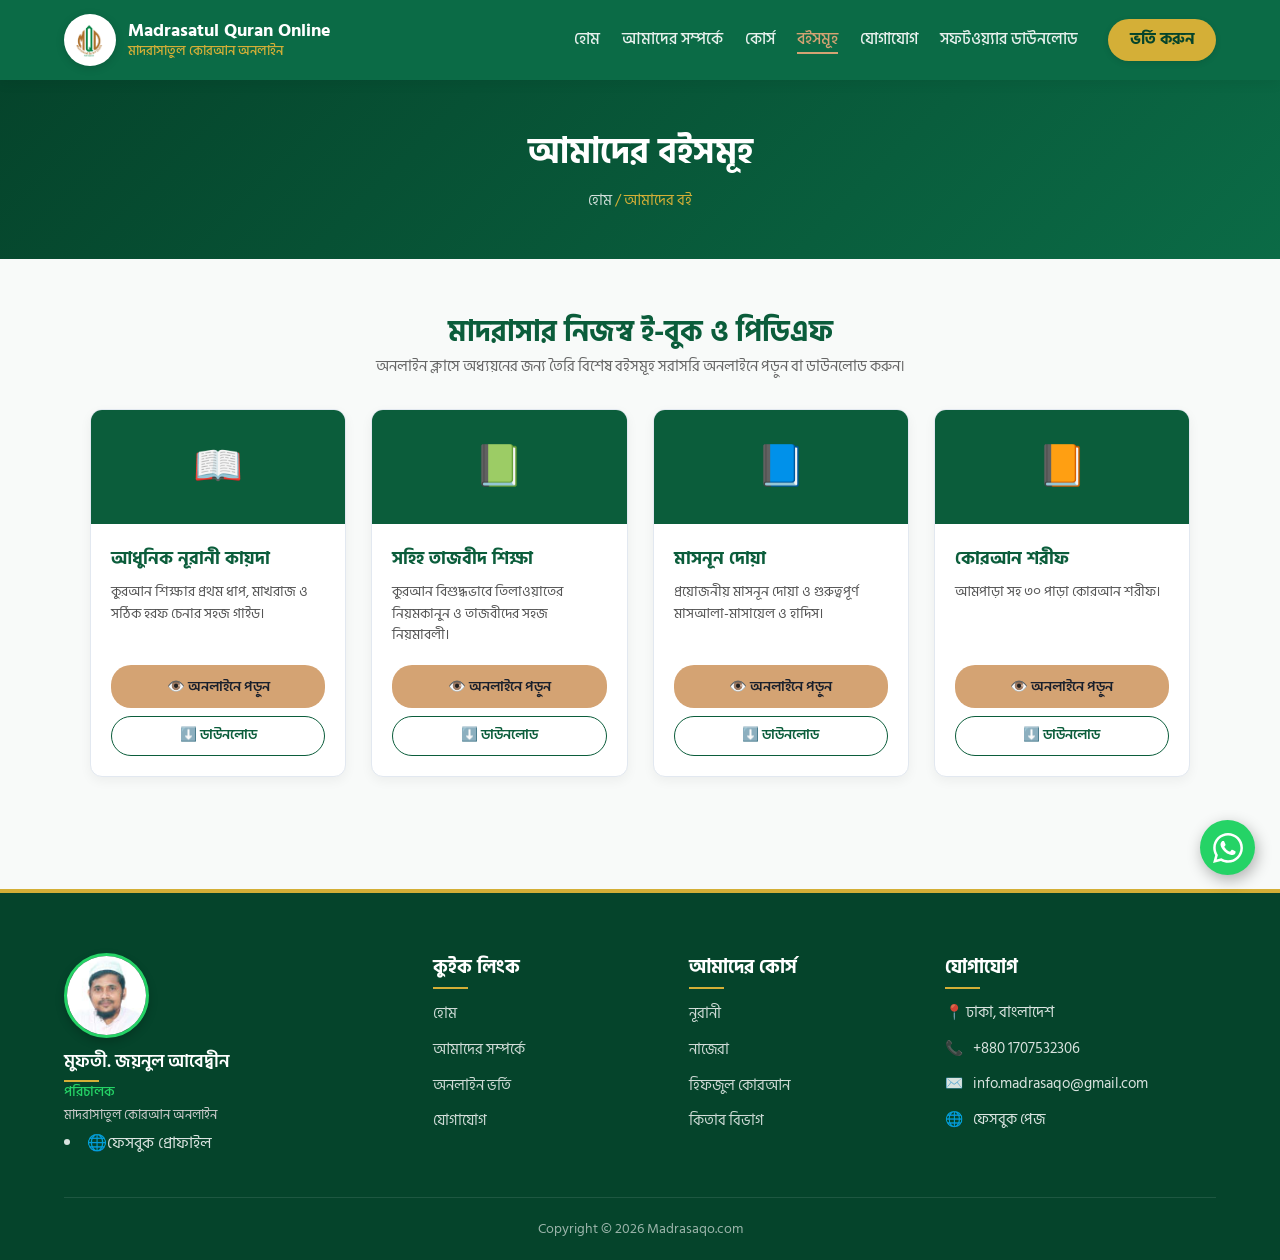
<file: pages/books.html>
<!DOCTYPE html>
<html lang="bn">
<head>
    <meta charset="UTF-8">
    <meta name="viewport" content="width=device-width, initial-scale=1.0">
    <title>বইসমূহ | Madrasatul Quran Online</title>
    
    <!-- Favicon -->
    <link rel="icon" type="image/png" href="../images/favicon.png">

    <!-- Google Fonts -->
    <link rel="preconnect" href="https://fonts.googleapis.com">
    <link rel="preconnect" href="https://fonts.gstatic.com" crossorigin>
    <link href="https://fonts.googleapis.com/css2?family=Hind+Siliguri:wght@400;500;600;700&display=swap" rel="stylesheet">

    <!-- Custom CSS -->
    <link rel="stylesheet" href="../css/style.css">
</head>
<body>

    <!-- Header Section -->
    <header class="main-header">
        <div class="header-container">
            <a href="../index.html" class="brand-link">
                <div class="logo-bg">
                    <img src="../images/logo.png" alt="MadrasaQO Logo" class="site-logo">
                </div>
                <div class="brand-text">
                    <span class="site-name">Madrasatul Quran Online</span>
                    <span class="site-tagline">মাদরাসাতুল কোরআন অনলাইন</span>
                </div>
            </a>

            <nav class="nav-menu" id="navMenu">
                <ul class="nav-links">
                    <li><a href="../index.html" class="nav-link">হোম</a></li>
                    <li><a href="about.html" class="nav-link">আমাদের সম্পর্কে</a></li>
                    <li><a href="courses.html" class="nav-link">কোর্স</a></li>
                    <li><a href="books.html" class=" active">বইসমূহ</a></li>
                    <li><a href="contact.html" class="nav-link">যোগাযোগ</a></li>
                    <li><a href="/pages/download.html" class="nav-link">সফটওয়্যার ডাউনলোড</a></li>
                </ul>
                <a href="admission.html" class="btn-admission-header">ভর্তি করুন</a>
            </nav>

            <button class="hamburger" id="hamburgerBtn" aria-label="Toggle Navigation">
                <span class="bar"></span>
                <span class="bar"></span>
                <span class="bar"></span>
            </button>
        </div>
        <style>
  /* PDF Modal Fullscreen Style */
  #pdfModal.is-fullscreen .pdf-modal-content {
    width: 98vw !important;
    max-width: 98vw !important;
    height: 95vh !important;
    border-radius: 4px !important;
  }
</style>
    </header>

    <!-- Page Sub-Banner -->
    <section class="page-banner">
        <div class="page-banner-container">
            <h1>আমাদের বইসমূহ</h1>
            <div class="breadcrumb">
                <a href="../index.html">হোম</a> / <span>আমাদের বই</span>
            </div>
        </div>
    </section>

    <!-- Books Main Section -->
    <section class="books-section">
        <div class="books-container">
            
            <div style="text-align: center; margin-bottom: 30px;">
                <h2 style="font-size: 1.8rem; color: #0b5d3b;">মাদরাসার নিজস্ব ই-বুক ও পিডিএফ</h2>
                <p style="color: #666; font-size: 0.95rem;">অনলাইন ক্লাসে অধ্যয়নের জন্য তৈরি বিশেষ বইসমূহ সরাসরি অনলাইনে পড়ুন বা ডাউনলোড করুন।</p>
            </div>

            <!-- Books Grid -->
            <div class="books-grid">
                
                <!-- Card 1 -->
                <div class="book-card">
                    <div class="book-header-icon">📖</div>
                    <div class="book-card-body">
                        <div>
                            <h3 class="book-title">আধুনিক নূরানী কায়দা</h3>
                            <p class="book-desc">কুরআন শিক্ষার প্রথম ধাপ, মাখরাজ ও সঠিক হরফ চেনার সহজ গাইড।</p>
                        </div>
                        <div class="book-btn-group">
                            <button class="btn-pdf-read" onclick="openPdfModal('সহজ নূরানী কায়দা', '../books/nurani-qaida.pdf')">👁️ অনলাইনে পড়ুন</button>
                            <a href="../books/nurani-qaida.pdf" download class="btn-pdf-download">⬇️ ডাউনলোড</a>
                        </div>
                    </div>
                </div>

                <!-- Card 2 -->
                <div class="book-card">
                    <div class="book-header-icon">📗</div>
                    <div class="book-card-body">
                        <div>
                            <h3 class="book-title">সহিহ তাজবীদ শিক্ষা</h3>
                            <p class="book-desc">কুরআন বিশুদ্ধভাবে তিলাওয়াতের নিয়মকানুন ও তাজবীদের সহজ নিয়মাবলী।</p>
                        </div>
                        <div class="book-btn-group">
                            <button class="btn-pdf-read" onclick="openPdfModal('সহিহ তাজবীদ শিক্ষা', '../books/tajweed-guide.pdf')">👁️ অনলাইনে পড়ুন</button>
                            <a href="../books/tajweed-guide.pdf" download class="btn-pdf-download">⬇️ ডাউনলোড</a>
                        </div>
                    </div>
                </div>

                <!-- Card 3 -->
                <div class="book-card">
                    <div class="book-header-icon">📘</div>
                    <div class="book-card-body">
                        <div>
                            <h3 class="book-title">মাসনূন দোয়া</h3>
                            <p class="book-desc">প্রয়োজনীয় মাসনূন দোয়া ও গুরুত্বপূর্ণ মাসআলা-মাসায়েল ও হাদিস।</p>
                        </div>
                        <div class="book-btn-group">
                            <button class="btn-pdf-read" onclick="openPdfModal('মাসনূন দোয়া', '../books/ampara.pdf')">👁️ অনলাইনে পড়ুন</button>
                            <a href="../books/masnun.pdf" download class="btn-pdf-download">⬇️ ডাউনলোড</a>
                        </div>
                    </div>
                </div>

                <!-- Card 4 -->
                <div class="book-card">
                    <div class="book-header-icon">📙</div>
                    <div class="book-card-body">
                        <div>
                            <h3 class="book-title">কোরআন শরীফ</h3>
                            <p class="book-desc">আমপাড়া সহ ৩০ পাড়া কোরআন শরীফ।</p>
                        </div>
                        <div class="book-btn-group">
                            <button class="btn-pdf-read" onclick="openPdfModal('মাসনুন দো’আ ও নামায', '../books/namaz-dua.pdf')">👁️ অনলাইনে পড়ুন</button>
                            <a href="../books/Quran.pdf" download class="btn-pdf-download">⬇️ ডাউনলোড</a>
                        </div>
                    </div>
                </div>

            </div>

        </div>
    </section>

   <!-- PDF Viewer Modal Popup -->
<div id="pdfModal" class="pdf-modal">
    <div class="pdf-modal-content">
        <div class="pdf-modal-header">
            <h3 id="pdfModalTitle" style="margin:0; color:#ffffff; font-size:1.1rem;">পিডিএফ ভিউয়ার</h3>
            
            <!-- অ্যাকশন বাটনসমূহ (ফুলস্ক্রিন ও ক্লোজ) -->
            <div class="pdf-modal-actions" style="display: flex; align-items: center; gap: 12px;">
                <button id="pdfFullscreenBtn" class="pdf-modal-btn" onclick="togglePdfFullscreen()" title="ফুলস্ক্রিন করুন">⛶</button>
                <button class="pdf-modal-close" onclick="closePdfModal()">&times;</button>
            </div>
        </div>
        <div class="pdf-modal-body">
            <iframe id="pdfIframe" src="" width="100%" height="100%" style="border:none;"></iframe>
        </div>
    </div>
</div>
    

<!-- Footer Section -->
<footer class="main-footer">
    <div class="footer-container">
        
        <!-- Col 1: Principal Profile (একাডেমীর প্রধানের তথ্য) -->
        <div class="footer-col footer-principal">
            <div class="principal-card">
                <!-- আপনার ছবিতে প্রধানের ফাইল নেম দিয়ে পরিবর্তন করবেন -->
                <img src="../images/principal.jpg" alt="একাডেমীর প্রধান" class="principal-img">
                <div class="principal-info">
                    <h4>মুফতী. জয়নুল আবেদ্বীন</h4>
                    <p class="principal-title">পরিচালক</p>
                    <p class="principal-sub">মাদরাসাতুল কোরআন অনলাইন</p>
                    <li>🌐<a href="https://www.facebook.com/jaynul34" target="_blank" class="contact-link">ফেসবুক প্রোফাইল</a></li>
                </div>
            </div>
        </div>

        <!-- Col 2: Quick Links -->
        <div class="footer-col">
            <h4>কুইক লিংক</h4>
            <ul class="footer-links">
                <li><a href="/index.html">হোম</a></li>
                <li><a href="/pages/about.html">আমাদের সম্পর্কে</a></li>
                <li><a href="/pages/admission.html">অনলাইন ভর্তি</a></li>
                <li><a href="/pages/contact.html">যোগাযোগ</a></li>
            </ul>
        </div>

        <!-- Col 3: Courses -->
        <div class="footer-col">
            <h4>আমাদের কোর্স</h4>
            <ul class="footer-links">
                <li><a href="/pages/courses.html#qaida">নূরানী</a></li>
                <li><a href="/pages/courses.html#tajweed">নাজেরা</a></li>
                <li><a href="/pages/courses.html#hifz">হিফজুল কোরআন</a></li>
                <li><a href="/pages/courses.html#quran">কিতাব বিভাগ</a></li>
            </ul>
        </div>

        <!-- Col 4: Contact Info -->
        <div class="footer-col">
            <h4>যোগাযোগ</h4>
            <ul class="contact-info">
                <li>📍 ঢাকা, বাংলাদেশ</li>
                <li>📞 <a href="tel:+8801707532306" class="contact-link">+880 1707532306</a></li>
                <li>✉️ <a href="mailto:info.madrasaqo@gmail.com" class="contact-link">info.madrasaqo@gmail.com</a></li>
                <li>🌐 <a href="https://www.facebook.com/MadrasaQO" target="_blank" class="contact-link">ফেসবুক পেজ</a></li>
            </ul>
        </div>

    </div>

    <!-- Bottom Copyright -->
    <div class="footer-bottom">
        <p>Copyright &copy; 2026 Madrasaqo.com</p>
    </div>
</footer>

    <!-- Scripts -->
    <script>
        // Mobile Menu Toggle
        const hamburgerBtn = document.getElementById('hamburgerBtn');
        const navMenu = document.getElementById('navMenu');

        if (hamburgerBtn) {
            hamburgerBtn.addEventListener('click', () => {
                hamburgerBtn.classList.toggle('active');
                navMenu.classList.toggle('active');
            });
        }

        // PDF Reader Modal Functions
        function openPdfModal(title, pdfUrl) {
            document.getElementById('pdfModalTitle').innerText = title;
            document.getElementById('pdfIframe').src = pdfUrl;
            document.getElementById('pdfModal').style.display = 'flex';
        }

        function closePdfModal() {
            document.getElementById('pdfModal').style.display = 'none';
            document.getElementById('pdfIframe').src = '';
        }

        document.addEventListener('keydown', function(e) {
            if (e.key === 'Escape') closePdfModal();
        });
    </script>

    <!-- Floating WhatsApp Icon -->
    <a href="https://wa.me/8801707532306" class="whatsapp-float" target="_blank" aria-label="WhatsApp-এ যোগাযোগ করুন">
        <svg viewBox="0 0 24 24">
            <path d="M.057 24l1.687-6.163c-1.041-1.804-1.588-3.849-1.587-5.946.003-6.556 5.338-11.891 11.893-11.891 3.181.001 6.167 1.24 8.413 3.488 2.245 2.248 3.481 5.236 3.48 8.414-.003 6.557-5.338 11.892-11.893 11.892-1.99-.001-3.951-.5-5.688-1.448l-6.305 1.654zm6.597-3.807c1.676.995 3.276 1.591 5.392 1.592 5.448 0 9.886-4.434 9.889-9.885.002-5.462-4.415-9.89-9.881-9.892-5.452 0-9.887 4.434-9.889 9.884-.001 2.225.651 3.891 1.746 5.634l-.999 3.648 3.742-.981zm11.387-5.464c-.074-.124-.272-.198-.57-.347-.297-.149-1.758-.868-2.031-.967-.272-.099-.47-.149-.669.149-.198.297-.768.967-.941 1.165-.173.198-.347.223-.644.074-.297-.149-1.255-.462-2.39-1.475-.883-.788-1.48-1.761-1.653-2.059-.173-.297-.018-.458.13-.606.134-.133.297-.347.446-.521.151-.172.2-.296.3-.495.099-.198.05-.372-.025-.521-.075-.148-.669-1.611-.916-2.206-.242-.579-.487-.501-.669-.51l-.57-.01c-.198 0-.52.074-.792.372s-1.04 1.016-1.04 2.479 1.065 2.876 1.213 3.074c.149.198 2.095 3.2 5.076 4.487.709.306 1.263.489 1.694.626.712.226 1.36.194 1.872.118.571-.085 1.758-.719 2.006-1.413.248-.695.248-1.29.173-1.414z"/>
        </svg>
    </a>
    <!-- PDF Fullscreen Script -->
<script>
function togglePdfFullscreen() {
    const modal = document.getElementById('pdfModal');
    const btn = document.getElementById('pdfFullscreenBtn');

    if (!modal) return;

    // ফুলস্ক্রিন টগল
    modal.classList.toggle('is-fullscreen');

    if (btn) {
        if (modal.classList.contains('is-fullscreen')) {
            btn.innerHTML = '🗗';
            btn.title = "ছোট করুন";
        } else {
            btn.innerHTML = '⛶';
            btn.title = "ফুলস্ক্রিন করুন";
        }
    }
}
</script>
</body>
</html>
</file>
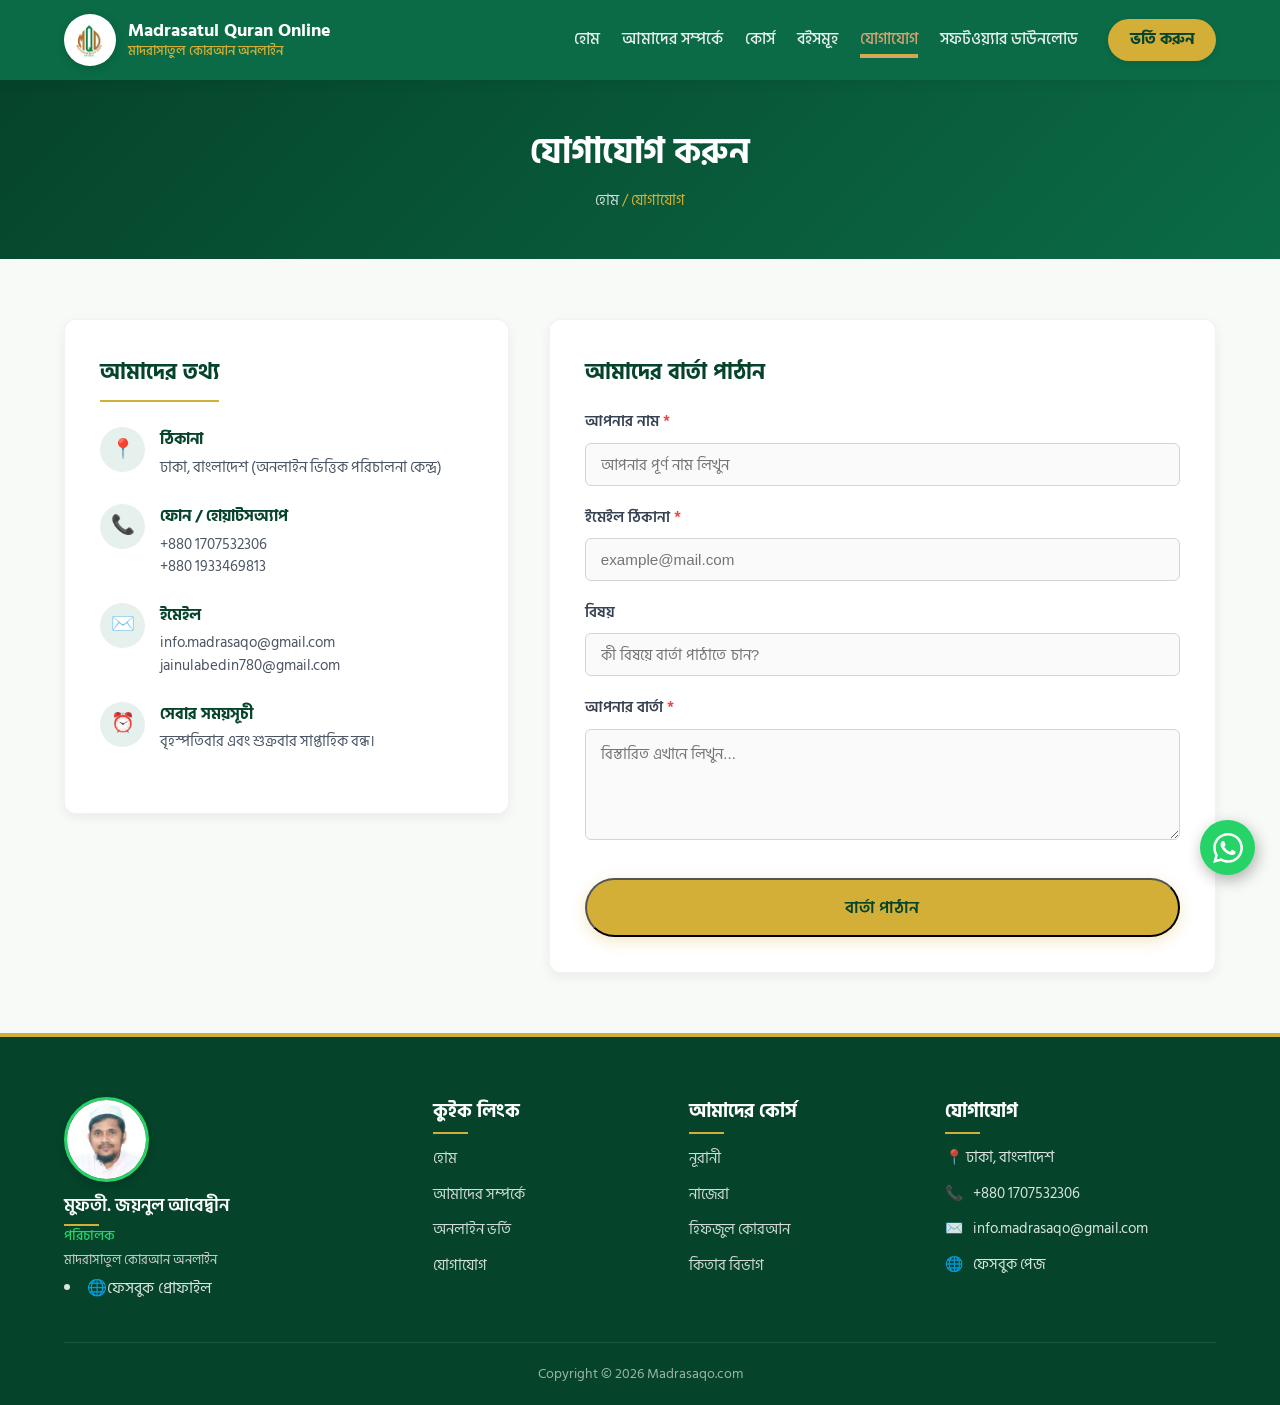
<file: pages/contact.html>
<!DOCTYPE html>
<html lang="bn">
<head>
    <meta charset="UTF-8">
    <meta name="viewport" content="width=device-width, initial-scale=1.0">
    <title>যোগাযোগ | Madrasatul Quran Online</title>
    
    <!-- Favicon -->
    <link rel="icon" type="image/png" href="../images/favicon.png">

    <!-- Google Fonts -->
    <link rel="preconnect" href="https://fonts.googleapis.com">
    <link rel="preconnect" href="https://fonts.gstatic.com" crossorigin>
    <link href="https://fonts.googleapis.com/css2?family=Hind+Siliguri:wght@400;500;600;700&display=swap" rel="stylesheet">

    <!-- Custom CSS -->
    <link rel="stylesheet" href="../css/style.css">
</head>
<body>

    <!-- Header Section -->
    <header class="main-header">
        <div class="header-container">
            <a href="../index.html" class="brand-link">
                <div class="logo-bg">
                    <img src="../images/logo.png" alt="MadrasaQO Logo" class="site-logo">
                </div>
                <div class="brand-text">
                    <span class="site-name">Madrasatul Quran Online</span>
                    <span class="site-tagline">মাদরাসাতুল কোরআন অনলাইন</span>
                </div>
            </a>

            <nav class="nav-menu" id="navMenu">
                <ul class="nav-links">
                    <li><a href="../index.html" class="nav-link">হোম</a></li>
                    <li><a href="about.html" class="nav-link">আমাদের সম্পর্কে</a></li>
                    <li><a href="courses.html" class="nav-link">কোর্স</a></li>
                    <li><a href="books.html" class="nav-link">বইসমূহ</a></li>
                    <li><a href="contact.html" class="nav-link active">যোগাযোগ</a></li>
                    <li><a href="/pages/download.html" class="nav-link">সফটওয়্যার ডাউনলোড</a></li>
                </ul>
                <a href="admission.html" class="btn-admission-header">ভর্তি করুন</a>
            </nav>

            <button class="hamburger" id="hamburgerBtn" aria-label="Toggle Navigation">
                <span class="bar"></span>
                <span class="bar"></span>
                <span class="bar"></span>
            </button>
        </div>
    </header>

    <!-- Page Sub-Banner -->
    <section class="page-banner">
        <div class="page-banner-container">
            <h1>যোগাযোগ করুন</h1>
            <div class="breadcrumb">
                <a href="../index.html">হোম</a> / <span>যোগাযোগ</span>
            </div>
        </div>
    </section>

    <!-- Contact Main Section -->
    <section class="contact-section">
        <div class="contact-container">
            
            <!-- Left Side: Info Card -->
            <div class="contact-info-card">
                <h3>আমাদের তথ্য</h3>
                
                <div class="contact-item">
                    <div class="contact-icon">📍</div>
                    <div class="contact-details">
                        <h4>ঠিকানা</h4>
                        <p>ঢাকা, বাংলাদেশ (অনলাইন ভিত্তিক পরিচালনা কেন্দ্র)</p>
                    </div>
                </div>

                <div class="contact-item">
                    <div class="contact-icon">📞</div>
                    <div class="contact-details">
                        <h4>ফোন / হোয়াটসঅ্যাপ</h4>
                        <p>+880 1707532306<br>+880 1933469813</p>
                    </div>
                </div>

                <div class="contact-item">
                    <div class="contact-icon">✉️</div>
                    <div class="contact-details">
                        <h4>ইমেইল</h4>
                        <p>info.madrasaqo@gmail.com<br>jainulabedin780@gmail.com</p>
                    </div>
                </div>

                <div class="contact-item">
                    <div class="contact-icon">⏰</div>
                    <div class="contact-details">
                        <h4>সেবার সময়সূচী</h4>
                        <p>বৃহস্পতিবার এবং শুক্রবার সাপ্তাহিক বন্ধ।</p>
                    </div>
                </div>
            </div>

            <!-- Right Side: Contact Form -->
            <div class="contact-form-wrapper">
                <h3>আমাদের বার্তা পাঠান</h3>
                <form id="contactForm">
                    <div class="form-group">
                        <label for="contactName">আপনার নাম <span>*</span></label>
                        <input type="text" id="contactName" class="form-control" placeholder="আপনার পূর্ণ নাম লিখুন" required>
                    </div>

                    <div class="form-group">
                        <label for="contactEmail">ইমেইল ঠিকানা <span>*</span></label>
                        <input type="email" id="contactEmail" class="form-control" placeholder="example@mail.com" required>
                    </div>

                    <div class="form-group">
                        <label for="contactSubject">বিষয়</label>
                        <input type="text" id="contactSubject" class="form-control" placeholder="কী বিষয়ে বার্তা পাঠাতে চান?">
                    </div>

                    <div class="form-group">
                        <label for="contactMessage">আপনার বার্তা <span>*</span></label>
                        <textarea id="contactMessage" class="form-control" rows="5" placeholder="বিস্তারিত এখানে লিখুন..." required></textarea>
                    </div>

                    <button type="submit" class="btn btn-primary btn-submit">বার্তা পাঠান</button>
                </form>
            </div>

        </div>
    </section>

    <!-- Footer Section -->
<footer class="main-footer">
    <div class="footer-container">
        
        <!-- Col 1: Principal Profile (একাডেমীর প্রধানের তথ্য) -->
        <div class="footer-col footer-principal">
            <div class="principal-card">
                <!-- আপনার ছবিতে প্রধানের ফাইল নেম দিয়ে পরিবর্তন করবেন -->
                <img src="../images/principal.jpg" alt="একাডেমীর প্রধান" class="principal-img">
                <div class="principal-info">
                    <h4>মুফতী. জয়নুল আবেদ্বীন</h4>
                    <p class="principal-title">পরিচালক</p>
                    <p class="principal-sub">মাদরাসাতুল কোরআন অনলাইন</p>
                    <li>🌐<a href="https://www.facebook.com/jaynul34" target="_blank" class="contact-link">ফেসবুক প্রোফাইল</a></li>
                </div>
            </div>
        </div>

        <!-- Col 2: Quick Links -->
        <div class="footer-col">
            <h4>কুইক লিংক</h4>
            <ul class="footer-links">
                <li><a href="/index.html">হোম</a></li>
                <li><a href="/pages/about.html">আমাদের সম্পর্কে</a></li>
                <li><a href="/pages/admission.html">অনলাইন ভর্তি</a></li>
                <li><a href="/pages/contact.html">যোগাযোগ</a></li>
            </ul>
        </div>

        <!-- Col 3: Courses -->
        <div class="footer-col">
            <h4>আমাদের কোর্স</h4>
            <ul class="footer-links">
                <li><a href="/pages/courses.html#qaida">নূরানী</a></li>
                <li><a href="/pages/courses.html#tajweed">নাজেরা</a></li>
                <li><a href="/pages/courses.html#hifz">হিফজুল কোরআন</a></li>
                <li><a href="/pages/courses.html#quran">কিতাব বিভাগ</a></li>
            </ul>
        </div>

        <!-- Col 4: Contact Info -->
        <div class="footer-col">
            <h4>যোগাযোগ</h4>
            <ul class="contact-info">
                <li>📍 ঢাকা, বাংলাদেশ</li>
                <li>📞 <a href="tel:+8801707532306" class="contact-link">+880 1707532306</a></li>
                <li>✉️ <a href="mailto:info.madrasaqo@gmail.com" class="contact-link">info.madrasaqo@gmail.com</a></li>
                <li>🌐 <a href="https://www.facebook.com/MadrasaQO" target="_blank" class="contact-link">ফেসবুক পেজ</a></li>
            </ul>
        </div>

    </div>

    <!-- Bottom Copyright -->
    <div class="footer-bottom">
        <p>Copyright &copy; 2026 Madrasaqo.com</p>
    </div>
</footer>

    <!-- Script for Mobile Menu -->
    <script>
        const hamburgerBtn = document.getElementById('hamburgerBtn');
        const navMenu = document.getElementById('navMenu');

        hamburgerBtn.addEventListener('click', () => {
            hamburgerBtn.classList.toggle('active');
            navMenu.classList.toggle('active');
        });
    </script>
    <!-- WhatsApp Contact Form Script -->
    <script>
        document.getElementById('contactForm').addEventListener('submit', function(e) {
            e.preventDefault();

            const name = document.getElementById('contactName').value;
            const email = document.getElementById('contactEmail').value;
            const subject = document.getElementById('contactSubject').value || 'সাধারণ অনুসন্ধান';
            const message = document.getElementById('contactMessage').value;

            // WhatsApp Message Format
            const text = `*নতুন বার্তা (যোগাযোগ) - Madrasatul Quran Online*%0A%0A` +
                         `👤 *নাম:* ${encodeURIComponent(name)}%0A` +
                         `✉️ *ইমেইল:* ${encodeURIComponent(email)}%0A` +
                         `📌 *বিষয়:* ${encodeURIComponent(subject)}%0A` +
                         `💬 *বার্তা:* ${encodeURIComponent(message)}`;

            const whatsappNumber = '8801707532306';
            window.open(`https://wa.me/${whatsappNumber}?text=${text}`, '_blank');
        });
    </script>
    <!-- Floating WhatsApp Icon -->
<a href="https://wa.me/8801707532306" class="whatsapp-float" target="_blank" aria-label="WhatsApp-এ যোগাযোগ করুন">
    <svg viewBox="0 0 24 24">
        <path d="M.057 24l1.687-6.163c-1.041-1.804-1.588-3.849-1.587-5.946.003-6.556 5.338-11.891 11.893-11.891 3.181.001 6.167 1.24 8.413 3.488 2.245 2.248 3.481 5.236 3.48 8.414-.003 6.557-5.338 11.892-11.893 11.892-1.99-.001-3.951-.5-5.688-1.448l-6.305 1.654zm6.597-3.807c1.676.995 3.276 1.591 5.392 1.592 5.448 0 9.886-4.434 9.889-9.885.002-5.462-4.415-9.89-9.881-9.892-5.452 0-9.887 4.434-9.889 9.884-.001 2.225.651 3.891 1.746 5.634l-.999 3.648 3.742-.981zm11.387-5.464c-.074-.124-.272-.198-.57-.347-.297-.149-1.758-.868-2.031-.967-.272-.099-.47-.149-.669.149-.198.297-.768.967-.941 1.165-.173.198-.347.223-.644.074-.297-.149-1.255-.462-2.39-1.475-.883-.788-1.48-1.761-1.653-2.059-.173-.297-.018-.458.13-.606.134-.133.297-.347.446-.521.151-.172.2-.296.3-.495.099-.198.05-.372-.025-.521-.075-.148-.669-1.611-.916-2.206-.242-.579-.487-.501-.669-.51l-.57-.01c-.198 0-.52.074-.792.372s-1.04 1.016-1.04 2.479 1.065 2.876 1.213 3.074c.149.198 2.095 3.2 5.076 4.487.709.306 1.263.489 1.694.626.712.226 1.36.194 1.872.118.571-.085 1.758-.719 2.006-1.413.248-.695.248-1.29.173-1.414z"/>
    </svg>
</a>
</body>
</html>
</file>
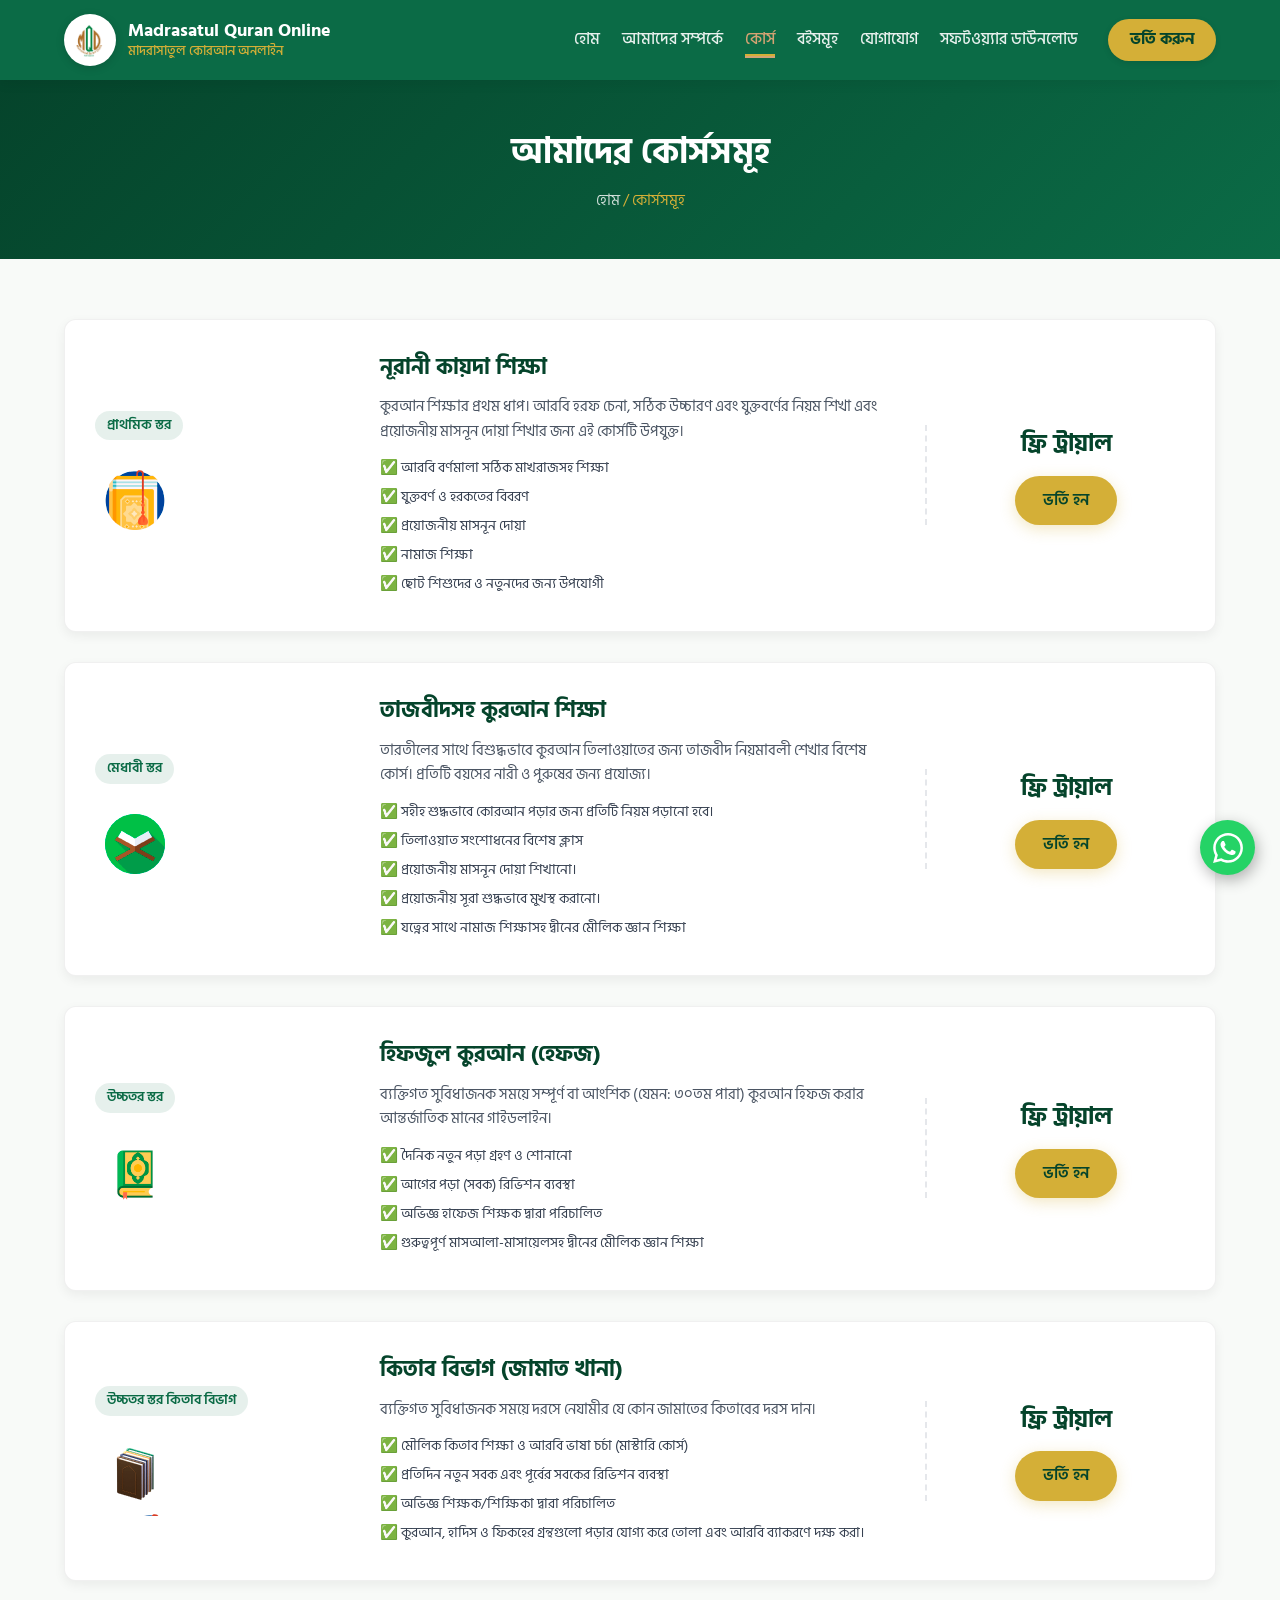
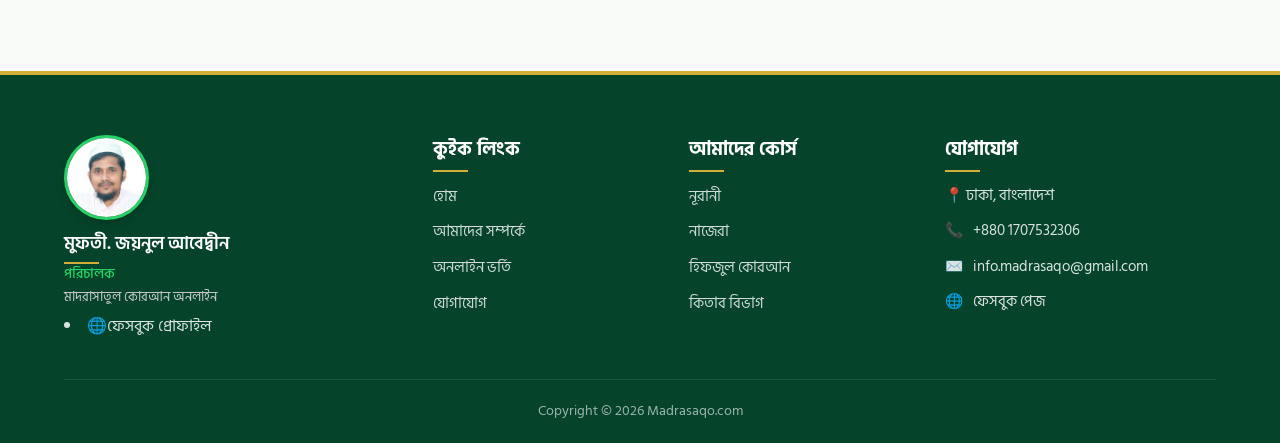
<file: pages/courses.html>
<!DOCTYPE html>
<html lang="bn">
<head>
    <meta charset="UTF-8">
    <meta name="viewport" content="width=device-width, initial-scale=1.0">
    <title>আমাদের কোর্সসমূহ | Madrasatul Quran Online</title>
    
    <!-- Favicon -->
    <link rel="icon" type="image/png" href="../images/favicon.png">

    <!-- Google Fonts -->
    <link rel="preconnect" href="https://fonts.googleapis.com">
    <link rel="preconnect" href="https://fonts.gstatic.com" crossorigin>
    <link href="https://fonts.googleapis.com/css2?family=Hind+Siliguri:wght@400;500;600;700&display=swap" rel="stylesheet">

    <!-- Custom CSS -->
    <link rel="stylesheet" href="../css/style.css">
    
</head>
<body>

    <!-- Header Section -->
    <header class="main-header">
        <div class="header-container">
            <a href="../index.html" class="brand-link">
                <div class="logo-bg">
                    <img src="../images/logo.png" alt="MadrasaQO Logo" class="site-logo">
                </div>
                <div class="brand-text">
                    <span class="site-name">Madrasatul Quran Online</span>
                    <span class="site-tagline">মাদরাসাতুল কোরআন অনলাইন</span>
                </div>
            </a>

            <nav class="nav-menu" id="navMenu">
                <ul class="nav-links">
                    <li><a href="../index.html" class="nav-link">হোম</a></li>
                    <li><a href="about.html" class="nav-link">আমাদের সম্পর্কে</a></li>
                    <li><a href="courses.html" class="nav-link active">কোর্স</a></li>
                    <li><a href="books.html" class="nav-link">বইসমূহ</a></li>
                    <li><a href="contact.html" class="nav-link">যোগাযোগ</a></li>
                    <li><a href="/pages/download.html" class="nav-link">সফটওয়্যার ডাউনলোড</a></li>
                </ul>
                <a href="admission.html" class="btn-admission-header">ভর্তি করুন</a>
            </nav>

            <button class="hamburger" id="hamburgerBtn" aria-label="Toggle Navigation">
                <span class="bar"></span>
                <span class="bar"></span>
                <span class="bar"></span>
            </button>
        </div>
    </header>

    <!-- Page Sub-Banner -->
    <section class="page-banner">
        <div class="page-banner-container">
            <h1>আমাদের কোর্সসমূহ</h1>
            <div class="breadcrumb">
                <a href="../index.html">হোম</a> / <span>কোর্সসমূহ</span>
            </div>
        </div>
    </section>

    <!-- Courses List Section -->
    <section class="courses-page-section">
        <div class="courses-container">

            <!-- Course 1 -->
            <div class="course-full-card" id="qaida">
                <div>
                    <span class="course-badge">প্রাথমিক স্তর</span>
                    <img src="../images/icon-Nurani.png" alt="নূরানী" style="max-width: 80px; display: block; margin-top: 10px;">
                </div>
                <div class="course-info">
                    <h3>নূরানী কায়দা শিক্ষা</h3>
                    <p>কুরআন শিক্ষার প্রথম ধাপ। আরবি হরফ চেনা, সঠিক উচ্চারণ এবং যুক্তবর্ণের নিয়ম শিখা এবং প্রয়োজনীয় মাসনূন দোয়া শিখার জন্য এই কোর্সটি উপযুক্ত।</p>
                    <ul class="course-features-list">
                        <li>✅ আরবি বর্ণমালা সঠিক মাখরাজসহ শিক্ষা</li>
                        <li>✅ যুক্তবর্ণ ও হরকতের বিবরণ</li>
                        <li>✅ প্রয়োজনীয় মাসনূন দোয়া</li>
                        <li>✅ নামাজ শিক্ষা</li>
                        <li>✅ ছোট শিশুদের ও নতুনদের জন্য উপযোগী</li>
                    </ul>
                </div>
                <div class="course-action-box">
                    <div class="course-price">ফ্রি ট্রায়াল</div>
                    <a href="admission.html" class="btn btn-primary">ভর্তি হন</a>
                </div>
            </div>

            <!-- Course 2 -->
            <div class="course-full-card" id="tajweed">
                <div>
                    <span class="course-badge">মেধাবী স্তর</span>
                    <img src="../images/icon-tajweed.png" alt="নাজেরা শিক্ষা" style="max-width: 80px; display: block; margin-top: 10px;">
                </div>
                <div class="course-info">
                    <h3>তাজবীদসহ কুরআন শিক্ষা</h3>
                    <p>তারতীলের সাথে বিশুদ্ধভাবে কুরআন তিলাওয়াতের জন্য তাজবীদ নিয়মাবলী শেখার বিশেষ কোর্স। প্রতিটি বয়সের নারী ও পুরুষের জন্য প্রযোজ্য।</p>
                    <ul class="course-features-list">
                        <li>✅ সহীহ শুদ্ধভাবে কোরআন পড়ার জন্য প্রতিটি নিয়ম পড়ানো হবে।</li>
                        <li>✅ তিলাওয়াত সংশোধনের বিশেষ ক্লাস</li>
                        <li>✅ প্রয়োজনীয় মাসনূন দোয়া শিখানো।</li>
                        <li>✅ প্রয়োজনীয় সূরা শুদ্ধভাবে মুখস্থ করানো।</li>
                        <li>✅ যত্নের সাথে নামাজ শিক্ষাসহ দ্বীনের মেীলিক জ্ঞান শিক্ষা</li>
                        
                    </ul>
                </div>
                <div class="course-action-box">
                    <div class="course-price">ফ্রি ট্রায়াল</div>
                    <a href="admission.html" class="btn btn-primary">ভর্তি হন</a>
                </div>
            </div>

            <!-- Course 3 -->
            <div class="course-full-card" id="hifz">
                <div>
                    <span class="course-badge">উচ্চতর স্তর</span>
                    <img src="../images/icon-hifz.png" alt="হিফজুল কোরআন" style="max-width: 80px; display: block; margin-top: 10px;">
                </div>
                <div class="course-info">
                    <h3>হিফজুল কুরআন (হেফজ)</h3>
                    <p>ব্যক্তিগত সুবিধাজনক সময়ে সম্পূর্ণ বা আংশিক (যেমন: ৩০তম পারা) কুরআন হিফজ করার আন্তর্জাতিক মানের গাইডলাইন।</p>
                    <ul class="course-features-list">
                        <li>✅ দৈনিক নতুন পড়া গ্রহণ ও শোনানো</li>
                        <li>✅ আগের পড়া (সবক) রিভিশন ব্যবস্থা</li>
                        <li>✅ অভিজ্ঞ হাফেজ শিক্ষক দ্বারা পরিচালিত</li>
                        <li>✅ গুরুত্বপূর্ণ মাসআলা-মাসায়েলসহ দ্বীনের মেীলিক জ্ঞান শিক্ষা</li>
                    </ul>
                </div>
                <div class="course-action-box">
                    <div class="course-price">ফ্রি ট্রায়াল</div>
                    <a href="admission.html" class="btn btn-primary">ভর্তি হন</a>
                </div>
            </div>
            <!-- Course 3 -->
            <div class="course-full-card" id="hifz">
                <div>
                    <span class="course-badge">উচ্চতর স্তর কিতাব বিভাগ</span>
                    <img src="../images/icon-Kitab.png" alt="কিতাব বিভাগ" style="max-width: 80px; display: block; margin-top: 10px;">
                </div>
                <div class="course-info">
                    <h3>কিতাব বিভাগ (জামাত খানা)</h3>
                    <p>ব্যক্তিগত সুবিধাজনক সময়ে দরসে নেযামীর যে কোন জামাতের কিতাবের দরস দান।</p>
                    <ul class="course-features-list">
                        <li>✅ মৌলিক কিতাব শিক্ষা ও আরবি ভাষা চর্চা (মাস্টারি কোর্স)</li>
                        <li>✅ প্রতিদিন নতুন সবক এবং পূর্বের সবকের রিভিশন ব্যবস্থা</li>
                        <li>✅ অভিজ্ঞ শিক্ষক/শিক্ষিকা দ্বারা পরিচালিত</li>
                        <li>✅ কুরআন, হাদিস ও ফিকহের গ্রন্থগুলো পড়ার যোগ্য করে তোলা এবং আরবি ব্যাকরণে দক্ষ করা।</li>
                    </ul>
                </div>
                <div class="course-action-box">
                    <div class="course-price">ফ্রি ট্রায়াল</div>
                    <a href="admission.html" class="btn btn-primary">ভর্তি হন</a>
                </div>
            </div>

        </div>
    </section>
<!-- Footer Section -->
<footer class="main-footer">
    <div class="footer-container">
        
        <!-- Col 1: Principal Profile (একাডেমীর প্রধানের তথ্য) -->
        <div class="footer-col footer-principal">
            <div class="principal-card">
                <!-- আপনার ছবিতে প্রধানের ফাইল নেম দিয়ে পরিবর্তন করবেন -->
                <img src="../images/principal.jpg" alt="একাডেমীর প্রধান" class="principal-img">
                <div class="principal-info">
                    <h4>মুফতী. জয়নুল আবেদ্বীন</h4>
                    <p class="principal-title">পরিচালক</p>
                    <p class="principal-sub">মাদরাসাতুল কোরআন অনলাইন</p>
                    <li>🌐<a href="https://www.facebook.com/jaynul34" target="_blank" class="contact-link">ফেসবুক প্রোফাইল</a></li>
                </div>
            </div>
        </div>

        <!-- Col 2: Quick Links -->
        <div class="footer-col">
            <h4>কুইক লিংক</h4>
            <ul class="footer-links">
                <li><a href="/index.html">হোম</a></li>
                <li><a href="/pages/about.html">আমাদের সম্পর্কে</a></li>
                <li><a href="/pages/admission.html">অনলাইন ভর্তি</a></li>
                <li><a href="/pages/contact.html">যোগাযোগ</a></li>
            </ul>
        </div>

        <!-- Col 3: Courses -->
        <div class="footer-col">
            <h4>আমাদের কোর্স</h4>
            <ul class="footer-links">
                <li><a href="/pages/courses.html#qaida">নূরানী</a></li>
                <li><a href="/pages/courses.html#tajweed">নাজেরা</a></li>
                <li><a href="/pages/courses.html#hifz">হিফজুল কোরআন</a></li>
                <li><a href="/pages/courses.html#quran">কিতাব বিভাগ</a></li>
            </ul>
        </div>

        <!-- Col 4: Contact Info -->
        <div class="footer-col">
            <h4>যোগাযোগ</h4>
            <ul class="contact-info">
                <li>📍 ঢাকা, বাংলাদেশ</li>
                <li>📞 <a href="tel:+8801707532306" class="contact-link">+880 1707532306</a></li>
                <li>✉️ <a href="mailto:info.madrasaqo@gmail.com" class="contact-link">info.madrasaqo@gmail.com</a></li>
                <li>🌐 <a href="https://www.facebook.com/MadrasaQO" target="_blank" class="contact-link">ফেসবুক পেজ</a></li>
            </ul>
        </div>

    </div>

    <!-- Bottom Copyright -->
    <div class="footer-bottom">
        <p>Copyright &copy; 2026 Madrasaqo.com</p>
    </div>
</footer>


    <!-- Script for Mobile Menu -->
    <script>
        const hamburgerBtn = document.getElementById('hamburgerBtn');
        const navMenu = document.getElementById('navMenu');

        hamburgerBtn.addEventListener('click', () => {
            hamburgerBtn.classList.toggle('active');
            navMenu.classList.toggle('active');
        });
        
    </script>
    <!-- Floating WhatsApp Icon -->
<a href="https://wa.me/8801707532306" class="whatsapp-float" target="_blank" aria-label="WhatsApp-এ যোগাযোগ করুন">
    <svg viewBox="0 0 24 24">
        <path d="M.057 24l1.687-6.163c-1.041-1.804-1.588-3.849-1.587-5.946.003-6.556 5.338-11.891 11.893-11.891 3.181.001 6.167 1.24 8.413 3.488 2.245 2.248 3.481 5.236 3.48 8.414-.003 6.557-5.338 11.892-11.893 11.892-1.99-.001-3.951-.5-5.688-1.448l-6.305 1.654zm6.597-3.807c1.676.995 3.276 1.591 5.392 1.592 5.448 0 9.886-4.434 9.889-9.885.002-5.462-4.415-9.89-9.881-9.892-5.452 0-9.887 4.434-9.889 9.884-.001 2.225.651 3.891 1.746 5.634l-.999 3.648 3.742-.981zm11.387-5.464c-.074-.124-.272-.198-.57-.347-.297-.149-1.758-.868-2.031-.967-.272-.099-.47-.149-.669.149-.198.297-.768.967-.941 1.165-.173.198-.347.223-.644.074-.297-.149-1.255-.462-2.39-1.475-.883-.788-1.48-1.761-1.653-2.059-.173-.297-.018-.458.13-.606.134-.133.297-.347.446-.521.151-.172.2-.296.3-.495.099-.198.05-.372-.025-.521-.075-.148-.669-1.611-.916-2.206-.242-.579-.487-.501-.669-.51l-.57-.01c-.198 0-.52.074-.792.372s-1.04 1.016-1.04 2.479 1.065 2.876 1.213 3.074c.149.198 2.095 3.2 5.076 4.487.709.306 1.263.489 1.694.626.712.226 1.36.194 1.872.118.571-.085 1.758-.719 2.006-1.413.248-.695.248-1.29.173-1.414z"/>
    </svg>
</a>

</body>
</html>
</file>
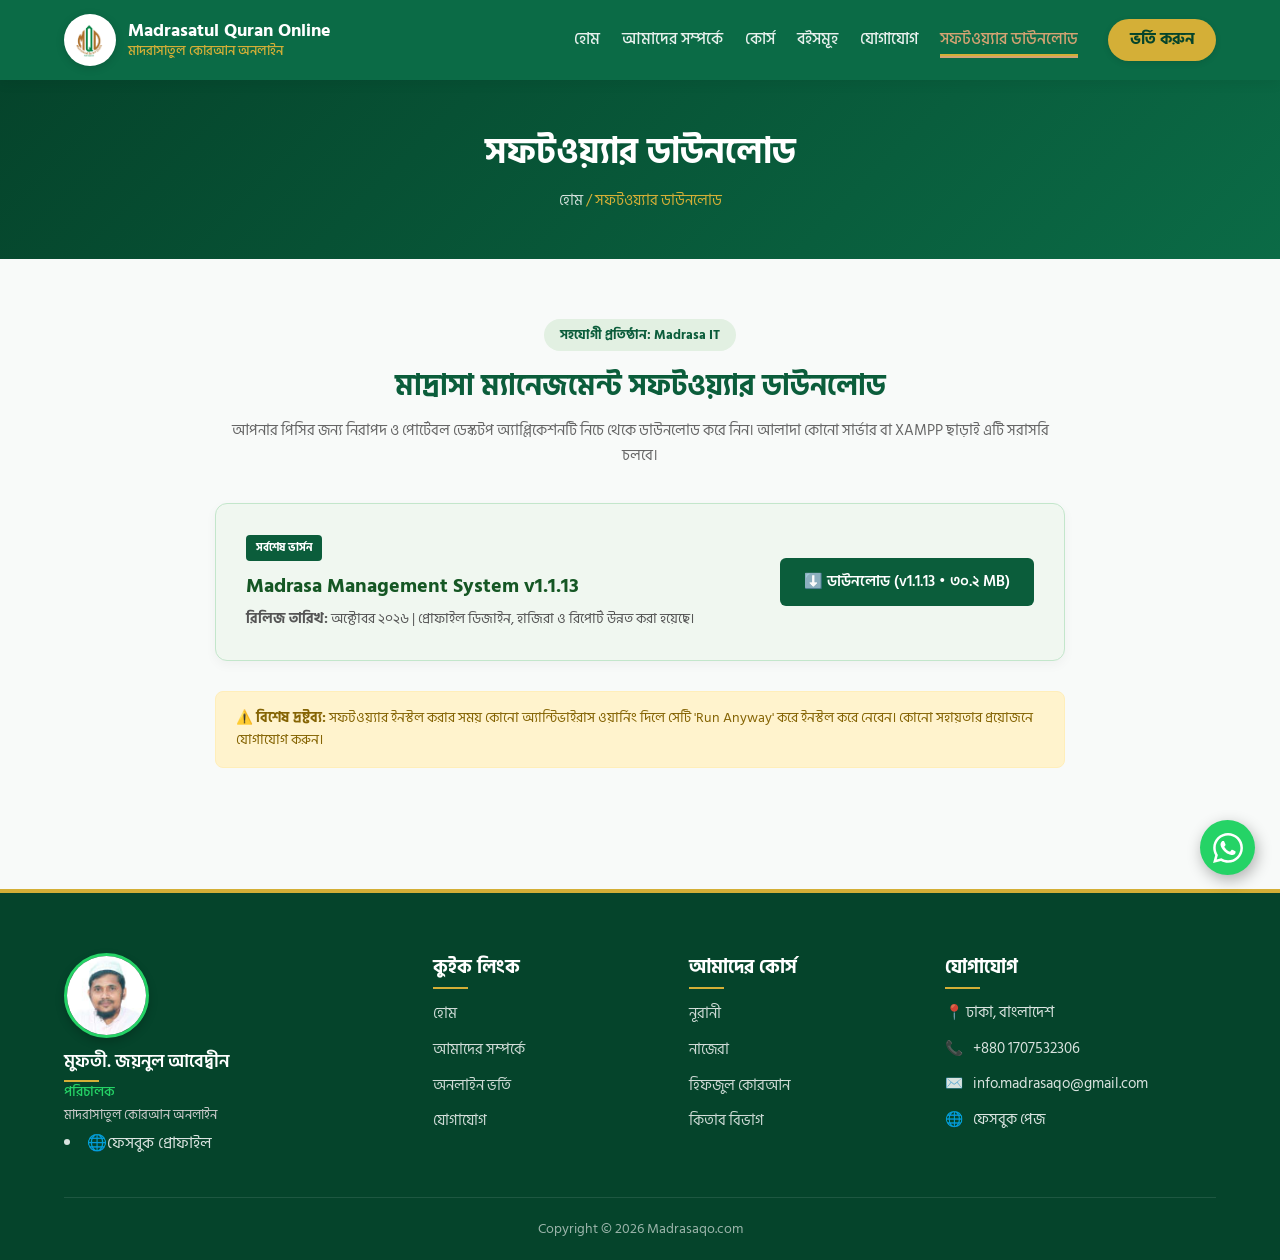
<file: pages/download.html>
<!DOCTYPE html>
<html lang="bn">
<head>
    <meta charset="UTF-8">
    <meta name="viewport" content="width=device-width, initial-scale=1.0">
    <title>সফটওয়্যার ডাউনলোড | Madrasatul Quran Online</title>
    
    <!-- Favicon -->
    <link rel="icon" type="image/png" href="../images/favicon.png">

    <!-- Google Fonts -->
    <link rel="preconnect" href="https://fonts.googleapis.com">
    <link rel="preconnect" href="https://fonts.gstatic.com" crossorigin>
    <link href="https://fonts.googleapis.com/css2?family=Hind+Siliguri:wght@400;500;600;700&display=swap" rel="stylesheet">

    <!-- Custom CSS -->
    <link rel="stylesheet" href="../css/style.css">
</head>
<body>

    <!-- Header Section -->
    <header class="main-header">
        <div class="header-container">
            <a href="../index.html" class="brand-link">
                <div class="logo-bg">
                    <img src="../images/logo.png" alt="MadrasaQO Logo" class="site-logo">
                </div>
                <div class="brand-text">
                    <span class="site-name">Madrasatul Quran Online</span>
                    <span class="site-tagline">মাদরাসাতুল কোরআন অনলাইন</span>
                </div>
            </a>

            <nav class="nav-menu" id="navMenu">
                <ul class="nav-links">
                    <li><a href="../index.html" class="nav-link">হোম</a></li>
                    <li><a href="about.html" class="nav-link">আমাদের সম্পর্কে</a></li>
                    <li><a href="courses.html" class="nav-link">কোর্স</a></li>
                    <li><a href="books.html" class="nav-link">বইসমূহ</a></li>
                    <li><a href="contact.html" class="nav-link">যোগাযোগ</a></li>
                    <li><a href="download.html" class="nav-link active">সফটওয়্যার ডাউনলোড</a></li>
                </ul>
                <a href="admission.html" class="btn-admission-header">ভর্তি করুন</a>
            </nav>

            <button class="hamburger" id="hamburgerBtn" aria-label="Toggle Navigation">
                <span class="bar"></span>
                <span class="bar"></span>
                <span class="bar"></span>
            </button>
        </div>
    </header>

    <!-- Page Sub-Banner -->
    <section class="page-banner">
        <div class="page-banner-container">
            <h1>সফটওয়্যার ডাউনলোড</h1>
            <div class="breadcrumb">
                <a href="../index.html">হোম</a> / <span>সফটওয়্যার ডাউনলোড</span>
            </div>
        </div>
    </section>

    <!-- Download Main Section -->
    <section class="books-section" style="padding: 60px 20px;">
        <div class="books-container" style="max-width: 850px; margin: 0 auto;">
            
            <div style="text-align: center; margin-bottom: 35px;">
                <span style="background: #e2f0e2; color: #0b5d3b; padding: 6px 16px; border-radius: 20px; font-size: 13px; font-weight: bold; display: inline-block; margin-bottom: 12px;">সহযোগী প্রতিষ্ঠান: Madrasa IT</span>
                <h2 style="font-size: 1.8rem; color: #0b5d3b; margin-bottom: 10px;">মাদ্রাসা ম্যানেজমেন্ট সফটওয়্যার ডাউনলোড</h2>
                <p style="color: #666; font-size: 0.95rem;">আপনার পিসির জন্য নিরাপদ ও পোর্টেবল ডেস্কটপ অ্যাপ্লিকেশনটি নিচে থেকে ডাউনলোড করে নিন। আলাদা কোনো সার্ভার বা XAMPP ছাড়াই এটি সরাসরি চলবে।</p>
            </div>

            <!-- Latest Version Box (Only) -->
            <div style="background: #f0f7f0; border: 1px solid #c3e6cb; border-radius: 12px; padding: 30px; display: flex; justify-content: space-between; align-items: center; flex-wrap: wrap; gap: 20px; box-shadow: 0 4px 12px rgba(0,0,0,0.04);">
                <div>
                    <span style="background: #0b5d3b; color: white; padding: 4px 10px; border-radius: 4px; font-size: 11px; font-weight: bold;">সর্বশেষ ভার্সন</span>
                    <h4 style="margin: 10px 0 6px 0; color: #155724; font-size: 20px;">Madrasa Management System v1.1.13</h4>
                    <p style="margin: 0; color: #555; font-size: 14px;"><strong>রিলিজ তারিখ:</strong> অক্টোবর ২০২৬ | প্রোফাইল ডিজাইন, হাজিরা ও রিপোর্ট উন্নত করা হয়েছে।</p>
                </div>
                <div>
                    <a href="../downloads/MadrasaSetup_v1.1.13.exe" download style="background: #0b5d3b; color: white; padding: 12px 24px; border-radius: 6px; text-decoration: none; display: inline-flex; align-items: center; gap: 8px; font-weight: 600; font-size: 15px; transition: background 0.3s;">
                        ⬇️ ডাউনলোড (v1.1.13 • ৩০.২ MB)
                    </a>
                </div>
            </div>

            <!-- Notice Box -->
            <div style="margin-top: 30px; background: #fff3cd; border: 1px solid #ffeeba; padding: 16px 20px; border-radius: 8px; color: #856404; font-size: 13.5px;">
                ⚠️ <strong>বিশেষ দ্রষ্টব্য:</strong> সফটওয়্যার ইনস্টল করার সময় কোনো অ্যান্টিভাইরাস ওয়ার্নিং দিলে সেটি 'Run Anyway' করে ইনস্টল করে নেবেন। কোনো সহায়তার প্রয়োজনে যোগাযোগ করুন।
            </div>

        </div>
    </section>

    <!-- Footer Section -->
    <footer class="main-footer">
        <div class="footer-container">
            
            <!-- Col 1: Principal Profile -->
            <div class="footer-col footer-principal">
                <div class="principal-card">
                    <img src="../images/principal.jpg" alt="একাডেমীর প্রধান" class="principal-img">
                    <div class="principal-info">
                        <h4>মুফতী. জয়নুল আবেদ্বীন</h4>
                        <p class="principal-title">পরিচালক</p>
                        <p class="principal-sub">মাদরাসাতুল কোরআন অনলাইন</p>
                        <li>🌐<a href="https://www.facebook.com/jaynul34" target="_blank" class="contact-link">ফেসবুক প্রোফাইল</a></li>
                    </div>
                </div>
            </div>

            <!-- Col 2: Quick Links -->
            <div class="footer-col">
                <h4>কুইক লিংক</h4>
                <ul class="footer-links">
                    <li><a href="/index.html">হোম</a></li>
                    <li><a href="/pages/about.html">আমাদের সম্পর্কে</a></li>
                    <li><a href="/pages/admission.html">অনলাইন ভর্তি</a></li>
                    <li><a href="/pages/contact.html">যোগাযোগ</a></li>
                </ul>
            </div>

            <!-- Col 3: Courses -->
            <div class="footer-col">
                <h4>আমাদের কোর্স</h4>
                <ul class="footer-links">
                    <li><a href="/pages/courses.html#qaida">নূরানী</a></li>
                    <li><a href="/pages/courses.html#tajweed">নাজেরা</a></li>
                    <li><a href="/pages/courses.html#hifz">হিফজুল কোরআন</a></li>
                    <li><a href="/pages/courses.html#quran">কিতাব বিভাগ</a></li>
                </ul>
            </div>

            <!-- Col 4: Contact Info -->
            <div class="footer-col">
                <h4>যোগাযোগ</h4>
                <ul class="contact-info">
                    <li>📍 ঢাকা, বাংলাদেশ</li>
                    <li>📞 <a href="tel:+8801707532306" class="contact-link">+880 1707532306</a></li>
                    <li>✉️ <a href="mailto:info.madrasaqo@gmail.com" class="contact-link">info.madrasaqo@gmail.com</a></li>
                    <li>🌐 <a href="https://www.facebook.com/MadrasaQO" target="_blank" class="contact-link">ফেসবুক পেজ</a></li>
                </ul>
            </div>

        </div>

        <!-- Bottom Copyright -->
        <div class="footer-bottom">
            <p>Copyright &copy; 2026 Madrasaqo.com</p>
        </div>
    </footer>

    <!-- Scripts -->
    <script>
        // Mobile Menu Toggle
        const hamburgerBtn = document.getElementById('hamburgerBtn');
        const navMenu = document.getElementById('navMenu');

        if (hamburgerBtn) {
            hamburgerBtn.addEventListener('click', () => {
                hamburgerBtn.classList.toggle('active');
                navMenu.classList.toggle('active');
            });
        }
    </script>

    <!-- Floating WhatsApp Icon -->
    <a href="https://wa.me/8801707532306" class="whatsapp-float" target="_blank" aria-label="WhatsApp-এ যোগাযোগ করুন">
        <svg viewBox="0 0 24 24">
            <path d="M.057 24l1.687-6.163c-1.041-1.804-1.588-3.849-1.587-5.946.003-6.556 5.338-11.891 11.893-11.891 3.181.001 6.167 1.24 8.413 3.488 2.245 2.248 3.481 5.236 3.48 8.414-.003 6.557-5.338 11.892-11.893 11.892-1.99-.001-3.951-.5-5.688-1.448l-6.305 1.654zm6.597-3.807c1.676.995 3.276 1.591 5.392 1.592 5.448 0 9.886-4.434 9.889-9.885.002-5.462-4.415-9.89-9.881-9.892-5.452 0-9.887 4.434-9.889 9.884-.001 2.225.651 3.891 1.746 5.634l-.999 3.648 3.742-.981zm11.387-5.464c-.074-.124-.272-.198-.57-.347-.297-.149-1.758-.868-2.031-.967-.272-.099-.47-.149-.669.149-.198.297-.768.967-.941 1.165-.173.198-.347.223-.644.074-.297-.149-1.255-.462-2.39-1.475-.883-.788-1.48-1.761-1.653-2.059-.173-.297-.018-.458.13-.606.134-.133.297-.347.446-.521.151-.172.2-.296.3-.495.099-.198.05-.372-.025-.521-.075-.148-.669-1.611-.916-2.206-.242-.579-.487-.501-.669-.51l-.57-.01c-.198 0-.52.074-.792.372s-1.04 1.016-1.04 2.479 1.065 2.876 1.213 3.074c.149.198 2.095 3.2 5.076 4.487.709.306 1.263.489 1.694.626.712.226 1.36.194 1.872.118.571-.085 1.758-.719 2.006-1.413.248-.695.248-1.29.173-1.414z"/>
        </svg>
    </a>

</body>
</html>
</file>
<file: css/style.css>
/* ==========================================================================
   GLOBAL FONT FIX (FOR ENGLISH & BANGLA SUPPORT)
   ========================================================================== */
@import url('https://fonts.googleapis.com/css2?family=Hind+Siliguri:wght@400;500;600;700&display=swap');

* {
  font-family: 'Hind Siliguri', 'Segoe UI', Roboto, Arial, sans-serif;
}

body, 
input, 
textarea, 
select, 
button {
  font-family: 'Hind Siliguri', 'Segoe UI', Roboto, Arial, sans-serif !important;
}

/* Form inputs & Emails explicit clean font rendering */
input, 
textarea, 
.email-text {
  font-family: 'Segoe UI', Roboto, Arial, 'Hind Siliguri', sans-serif !important;
}
/* ==========================================================================
   1. GLOBAL DESIGN SYSTEM & VARIABLES
   ========================================================================== */
:root {
  /* Brand Color Palette */
  --primary-green: #0B6B46;
  --dark-green: #05442B;
  --gold: #D4AF37;
  --bg-color: #F8FAF8;
  --text-color: #1F2937;
  --white: #FFFFFF;
  
  /* Typography System */
  --font-heading: 'Hind Siliguri', sans-serif;
  --font-body: 'SutonnyMJ', 'Hind Siliguri', sans-serif;

  /* Spacing & Layout */
  --header-height: 80px;
  --transition: all 0.3s ease;
  --shadow-sm: 0 4px 12px rgba(0, 0, 0, 0.06);
  --shadow-md: 0 8px 20px rgba(0, 0, 0, 0.1);
  --shadow-lg: 0 15px 30px rgba(0, 0, 0, 0.18);
  --border-radius: 12px;
}

/* Reset Rules */
* {
  margin: 0;
  padding: 0;
  box-sizing: border-box;
}

html {
  scroll-behavior: smooth;
}

body {
  background-color: var(--bg-color);
  color: var(--text-color);
  font-family: var(--font-body);
  line-height: 1.6;
  overflow-x: hidden;
}

h1, h2, h3, h4, h5, h6 {
  font-family: var(--font-heading);
}

a {
  text-decoration: none;
  color: inherit;
}

/* Button Base Styles */
.btn {
  display: inline-block;
  padding: 12px 28px;
  border-radius: 30px;
  font-family: var(--font-heading);
  font-weight: 600;
  font-size: 1rem;
  transition: var(--transition);
  cursor: pointer;
  text-align: center;
}

.btn-primary {
  background-color: var(--gold);
  color: #05442B;
  box-shadow: 0 4px 15px rgba(212, 175, 55, 0.3);
}

.btn-primary:hover {
  background-color: var(--white);
  color: var(--primary-green);
  transform: translateY(-3px);
  box-shadow: 0 6px 20px rgba(255, 255, 255, 0.4);
}

.btn-outline {
  border: 2px solid var(--white);
  color: var(--white);
}

.btn-outline:hover {
  background-color: rgba(255, 255, 255, 0.15);
  color: var(--white);
  transform: translateY(-3px);
}

/* Section Title Style */
.section-title {
  text-align: center;
  margin-bottom: 45px;
}

.section-title .sub-title {
  color: var(--primary-green);
  font-family: var(--font-heading);
  font-weight: 600;
  font-size: 1rem;
  text-transform: uppercase;
  letter-spacing: 1px;
}

.section-title h2 {
  color: var(--dark-green);
  font-size: 2.2rem;
  font-weight: 700;
  margin-top: 5px;
}

.title-divider {
  width: 60px;
  height: 3px;
  background-color: var(--gold);
  margin: 10px auto 0 auto;
  border-radius: 2px;
}

/* ==========================================================================
   2. PREMIUM STICKY HEADER & NAVIGATION
   ========================================================================== */
.main-header {
  position: sticky;
  top: 0;
  left: 0;
  width: 100%;
  height: var(--header-height);
  background-color: var(--primary-green);
  box-shadow: var(--shadow-sm);
  z-index: 1000;
  display: flex;
  align-items: center;
}

.header-container {
  width: 90%;
  max-width: 1200px;
  margin: 0 auto;
  display: flex;
  justify-content: space-between;
  align-items: center;
}

.brand-link {
  display: flex;
  align-items: center;
  gap: 12px;
}

.logo-bg {
  width: 52px;
  height: 52px;
  background-color: var(--white);
  border-radius: 50%;
  display: flex;
  justify-content: center;
  align-items: center;
  padding: 5px;
  box-shadow: 0 2px 8px rgba(0, 0, 0, 0.15);
}

.site-logo {
  max-width: 100%;
  max-height: 100%;
  object-fit: contain;
}

.brand-text {
  display: flex;
  flex-direction: column;
}

.site-name {
  color: var(--white);
  font-family: var(--font-heading);
  font-size: 1.15rem;
  font-weight: 700;
  line-height: 1.2;
}

.site-tagline {
  color: var(--gold);
  font-family: var(--font-heading);
  font-size: 0.8rem;
  font-weight: 500;
}

.nav-menu {
  display: flex;
  align-items: center;
  gap: 30px;
}

.nav-links {
  display: flex;
  list-style: none;
  gap: 22px;
}

.nav-link {
  color: var(--white);
  font-family: var(--font-heading);
  font-size: 1rem;
  font-weight: 600;
  transition: var(--transition);
  position: relative;
  padding: 4px 0;
}

.nav-link:hover, 
.nav-link.active {
  color: var(--gold);
}

.nav-link::after {
  content: '';
  position: absolute;
  width: 0%;
  height: 2px;
  bottom: 0;
  left: 0;
  background-color: var(--gold);
  transition: var(--transition);
}

.nav-link:hover::after,
.nav-link.active::after {
  width: 100%;
}

.btn-admission-header {
  background-color: var(--gold);
  color: var(--dark-green);
  font-family: var(--font-heading);
  font-weight: 700;
  padding: 8px 22px;
  border-radius: 25px;
  transition: var(--transition);
  display: inline-block;
  box-shadow: 0 2px 6px rgba(0, 0, 0, 0.1);
}

.btn-admission-header:hover {
  background-color: var(--white);
  color: var(--primary-green);
  transform: translateY(-2px);
}

.hamburger {
  display: none;
  flex-direction: column;
  justify-content: space-between;
  width: 28px;
  height: 21px;
  background: transparent;
  border: none;
  cursor: pointer;
  z-index: 1001;
}

.hamburger .bar {
  width: 100%;
  height: 3px;
  background-color: var(--white);
  border-radius: 3px;
  transition: var(--transition);
}

/* ==========================================================================
   3. HERO SECTION WITH SVG WAVE DIVIDER
   ========================================================================== */
.hero-section {
  position: relative;
  background: linear-gradient(135deg, #0B6B46 0%, #05442B 100%);
  color: var(--white);
  padding: 70px 0 130px 0;
  overflow: hidden;
}

.hero-container {
  width: 90%;
  max-width: 1200px;
  margin: 0 auto;
  display: grid;
  grid-template-columns: 1.1fr 0.9fr;
  gap: 40px;
  align-items: center;
}

.hero-text {
  display: flex;
  flex-direction: column;
  gap: 18px;
  z-index: 2;
}

.hero-tag {
  display: inline-block;
  background-color: rgba(255, 255, 255, 0.15);
  color: #F1F5F9;
  padding: 6px 18px;
  border-radius: 20px;
  font-size: 0.9rem;
  font-family: var(--font-heading);
  width: fit-content;
  backdrop-filter: blur(5px);
  border: 1px solid rgba(255, 255, 255, 0.2);
}

.hero-text h1 {
  font-size: 2.8rem;
  font-weight: 700;
  color: var(--white);
  line-height: 1.25;
}

.hero-text p {
  font-size: 1.15rem;
  color: rgba(255, 255, 255, 0.9);
  line-height: 1.7;
}

.hero-buttons {
  display: flex;
  gap: 15px;
  margin-top: 10px;
}

.hero-image {
  display: flex;
  justify-content: center;
  align-items: center;
  z-index: 2;
}

.image-wrapper {
  width: 100%;
  max-width: 520px;
  border-radius: 16px;
  overflow: hidden;
  box-shadow: var(--shadow-lg);
  border: 4px solid rgba(255, 255, 255, 0.2);
}

.image-wrapper img {
  width: 100%;
  height: auto;
  display: block;
  object-fit: cover;
}

.custom-shape-divider-bottom {
  position: absolute;
  bottom: 0;
  left: 0;
  width: 100%;
  overflow: hidden;
  line-height: 0;
  z-index: 1;
}

.custom-shape-divider-bottom svg {
  position: relative;
  display: block;
  width: calc(100% + 1.3px);
  height: 70px;
}

.custom-shape-divider-bottom .shape-fill {
  fill: var(--bg-color);
}

/* ==========================================================================
   4. STATISTICS / ANIMATED COUNTERS SECTION
   ========================================================================== */
.stats-section {
  padding: 10px 0 60px 0;
  position: relative;
  z-index: 5;
  margin-top: -40px;
}

.stats-container {
  width: 90%;
  max-width: 1200px;
  margin: 0 auto;
  display: grid;
  grid-template-columns: repeat(4, 1fr);
  gap: 20px;
}

.stat-card {
  background-color: var(--white);
  padding: 25px 20px;
  border-radius: var(--border-radius);
  text-align: center;
  box-shadow: var(--shadow-sm);
  border: 1px solid rgba(11, 107, 70, 0.1);
  transition: var(--transition);
}

.stat-card:hover {
  transform: translateY(-5px);
  box-shadow: var(--shadow-md);
  border-color: var(--gold);
}

.stat-icon {
  font-size: 2.2rem;
  margin-bottom: 8px;
}

.stat-number {
  font-size: 2.2rem;
  font-weight: 700;
  color: var(--primary-green);
  font-family: var(--font-heading);
  line-height: 1.2;
}

.stat-label {
  font-size: 0.95rem;
  color: var(--text-color);
  font-family: var(--font-heading);
  font-weight: 600;
  margin-top: 4px;
}

/* ==========================================================================
   5. OUR COURSES SECTION
   ========================================================================== */
.courses-section {
  padding: 60px 0;
  background-color: var(--bg-color);
}

.courses-container {
  width: 90%;
  max-width: 1200px;
  margin: 0 auto;
}

.courses-grid {
  display: grid;
  grid-template-columns: repeat(4, 1fr);
  gap: 22px;
}

.course-card {
  background-color: var(--white);
  border-radius: var(--border-radius);
  padding: 30px 22px;
  box-shadow: var(--shadow-sm);
  border: 1px solid rgba(0, 0, 0, 0.05);
  transition: var(--transition);
  display: flex;
  flex-direction: column;
  justify-content: space-between;
  position: relative;
  overflow: hidden;
}

.course-card::before {
  content: '';
  position: absolute;
  top: 0;
  left: 0;
  width: 100%;
  height: 4px;
  background-color: var(--primary-green);
  transition: var(--transition);
}

.course-card:hover {
  transform: translateY(-8px);
  box-shadow: var(--shadow-md);
}

.course-card:hover::before {
  background-color: var(--gold);
}

.course-icon {
  font-size: 2.5rem;
  margin-bottom: 15px;
  background: rgba(11, 107, 70, 0.08);
  width: 60px;
  height: 60px;
  display: flex;
  align-items: center;
  justify-content: center;
  border-radius: 50%;
}

.course-card h3 {
  font-size: 1.35rem;
  color: var(--dark-green);
  font-weight: 700;
  margin-bottom: 10px;
}

.course-card p {
  font-size: 0.95rem;
  color: #4B5563;
  line-height: 1.6;
  margin-bottom: 20px;
}

.course-link {
  color: var(--primary-green);
  font-family: var(--font-heading);
  font-weight: 700;
  font-size: 0.95rem;
  display: inline-flex;
  align-items: center;
  gap: 6px;
  transition: var(--transition);
}

.course-link span {
  transition: var(--transition);
}

.course-card:hover .course-link {
  color: var(--dark-green);
}

.course-card:hover .course-link span {
  transform: translateX(5px);
}

/* ==========================================================================
   6. WHY CHOOSE US SECTION
   ========================================================================== */
.why-us-section {
  padding: 60px 0 80px 0;
  background-color: var(--white);
}

.why-us-container {
  width: 90%;
  max-width: 1200px;
  margin: 0 auto;
}

.why-us-grid {
  display: grid;
  grid-template-columns: repeat(4, 1fr);
  gap: 25px;
}

.feature-card {
  background-color: var(--bg-color);
  padding: 30px 22px;
  border-radius: var(--border-radius);
  border: 1px solid rgba(0, 0, 0, 0.04);
  transition: var(--transition);
  text-align: center;
}

.feature-card:hover {
  transform: translateY(-6px);
  background-color: var(--white);
  box-shadow: var(--shadow-md);
  border-color: rgba(212, 175, 55, 0.5);
}

.feature-icon {
  font-size: 2.5rem;
  margin-bottom: 15px;
  display: inline-block;
  background: var(--white);
  width: 65px;
  height: 65px;
  line-height: 65px;
  border-radius: 50%;
  box-shadow: var(--shadow-sm);
}

.feature-card h3 {
  font-size: 1.25rem;
  color: var(--dark-green);
  font-weight: 700;
  margin-bottom: 10px;
}

.feature-card p {
  font-size: 0.93rem;
  color: #4B5563;
  line-height: 1.6;
}

/* ==========================================================================
   7. RESPONSIVE BREAKPOINTS (TABLET & MOBILE)
   ========================================================================== */
@media screen and (max-width: 992px) {
  .hamburger {
    display: flex;
  }

  .nav-menu {
    position: fixed;
    top: var(--header-height);
    left: -100%;
    width: 100%;
    height: calc(100vh - var(--header-height));
    background-color: var(--dark-green);
    flex-direction: column;
    justify-content: flex-start;
    padding-top: 50px;
    gap: 35px;
    transition: var(--transition);
    box-shadow: var(--shadow-md);
  }

  .nav-menu.active {
    left: 0;
  }

  .nav-links {
    flex-direction: column;
    align-items: center;
    gap: 25px;
  }

  .nav-link {
    font-size: 1.25rem;
  }

  .hamburger.active .bar:nth-child(1) {
    transform: translateY(9px) rotate(45deg);
  }
  .hamburger.active .bar:nth-child(2) {
    opacity: 0;
  }
  .hamburger.active .bar:nth-child(3) {
    transform: translateY(-9px) rotate(-45deg);
  }

  /* Hero Section */
  .hero-section {
    padding: 40px 0 100px 0;
  }

  .hero-container {
    grid-template-columns: 1fr;
    text-align: center;
    gap: 30px;
  }

  .hero-tag {
    margin: 0 auto;
  }

  .hero-text h1 {
    font-size: 2.2rem;
  }

  .hero-buttons {
    justify-content: center;
  }

  .image-wrapper {
    max-width: 100%;
  }

  /* Stats Responsive */
  .stats-container {
    grid-template-columns: repeat(2, 1fr);
  }

  /* Courses Responsive */
  .courses-grid {
    grid-template-columns: repeat(2, 1fr);
  }

  /* Why Choose Us Responsive */
  .why-us-grid {
    grid-template-columns: repeat(2, 1fr);
  }
}

@media screen and (max-width: 576px) {
  .stats-container {
    grid-template-columns: repeat(2, 1fr);
    gap: 12px;
  }

  .stat-card {
    padding: 15px 10px;
  }

  .stat-number {
    font-size: 1.8rem;
  }

  .courses-grid {
    grid-template-columns: 1fr;
  }

  .why-us-grid {
    grid-template-columns: 1fr;
  }
}
/* ==========================================================================
   8. TESTIMONIALS SECTION
   ========================================================================== */
.testimonials-section {
  padding: 60px 0;
  background-color: var(--bg-color);
}

.testimonials-grid {
  display: grid;
  grid-template-columns: repeat(3, 1fr);
  gap: 25px;
}

.testimonial-card {
  background-color: var(--white);
  padding: 30px;
  border-radius: var(--border-radius);
  box-shadow: var(--shadow-sm);
  border: 1px solid rgba(0, 0, 0, 0.05);
  display: flex;
  flex-direction: column;
  justify-content: space-between;
}

.testimonial-text {
  font-style: italic;
  color: #4B5563;
  font-size: 0.95rem;
  margin-bottom: 20px;
}

.student-info {
  display: flex;
  align-items: center;
  gap: 12px;
}

.student-avatar {
  width: 45px;
  height: 45px;
  border-radius: 50%;
  background-color: var(--primary-green);
  color: var(--white);
  display: flex;
  align-items: center;
  justify-content: center;
  font-weight: 700;
  font-family: var(--font-heading);
}

.student-details h4 {
  font-size: 1rem;
  color: var(--dark-green);
  font-weight: 700;
}

.student-details span {
  font-size: 0.82rem;
  color: #6B7280;
}

/* ==========================================================================
   9. CTA BANNER SECTION
   ========================================================================== */
.cta-section {
  padding: 60px 0;
  background: linear-gradient(135deg, #05442B 0%, #0B6B46 100%);
  color: var(--white);
  text-align: center;
}

.cta-container {
  width: 90%;
  max-width: 800px;
  margin: 0 auto;
  display: flex;
  flex-direction: column;
  align-items: center;
  gap: 20px;
}

.cta-container h2 {
  font-size: 2.2rem;
  color: var(--white);
}

.cta-container p {
  font-size: 1.1rem;
  color: rgba(255, 255, 255, 0.9);
}

@media screen and (max-width: 992px) {
  .testimonials-grid {
    grid-template-columns: 1fr;
  }
}
/* ==========================================================================
   10. FOOTER SECTION
   ========================================================================== */
.main-footer {
  background-color: var(--dark-green);
  color: rgba(255, 255, 255, 0.85);
  padding: 60px 0 20px 0;
  border-top: 4px solid var(--gold);
}

.footer-container {
  width: 90%;
  max-width: 1200px;
  margin: 0 auto;
  display: grid;
  grid-template-columns: 1.5fr 1fr 1fr 1.2fr;
  gap: 30px;
  margin-bottom: 40px;
}

.footer-col h3, 
.footer-col h4 {
  color: var(--white);
  font-family: var(--font-heading);
  font-size: 1.2rem;
  margin-bottom: 18px;
  position: relative;
}

.footer-col h3::after, 
.footer-col h4::after {
  content: '';
  position: absolute;
  left: 0;
  bottom: -6px;
  width: 35px;
  height: 2px;
  background-color: var(--gold);
}

.footer-about p {
  font-size: 0.92rem;
  line-height: 1.7;
  margin-top: 10px;
}

.footer-links {
  list-style: none;
}

.footer-links li {
  margin-bottom: 10px;
}

.footer-links a {
  color: rgba(255, 255, 255, 0.8);
  font-size: 0.93rem;
  transition: var(--transition);
}

.footer-links a:hover {
  color: var(--gold);
  padding-left: 5px;
}

.contact-info {
  list-style: none;
}

.contact-info li {
  display: flex;
  align-items: center;
  gap: 10px;
  margin-bottom: 12px;
  font-size: 0.92rem;
}

.footer-bottom {
  width: 90%;
  max-width: 1200px;
  margin: 0 auto;
  padding-top: 20px;
  border-top: 1px solid rgba(255, 255, 255, 0.1);
  text-align: center;
  font-size: 0.88rem;
  color: rgba(255, 255, 255, 0.6);
}

@media screen and (max-width: 992px) {
  .footer-container {
    grid-template-columns: 1fr 1fr;
  }
}

@media screen and (max-width: 576px) {
  .footer-container {
    grid-template-columns: 1fr;
  }
}

/* ==========================================================================
   11. SUBPAGE HERO BANNER & ABOUT PAGE STYLES
   ========================================================================== */
.page-banner {
  background: linear-gradient(135deg, var(--dark-green) 0%, var(--primary-green) 100%);
  padding: 40px 0;
  color: var(--white);
}

/* নতুন যোগ করা কনটেইনার যা নিচের লেখাগুলোর সাথে অ্যালাইন করবে */
.page-banner-container {
  width: 90%;
  max-width: 1200px;
  margin: 0 auto;
  text-align: left;
}

.page-banner h1 {
  font-size: 2.2rem;
  font-weight: 700;
  margin-bottom: 8px;
}

.breadcrumb {
  font-size: 0.95rem;
  color: var(--gold);
}

.breadcrumb a {
  color: rgba(255, 255, 255, 0.8);
  transition: var(--transition);
}

.breadcrumb a:hover {
  color: var(--gold);
}

.about-section {
  padding: 60px 0;
  background-color: var(--white);
}

.about-container {
  width: 90%;
  max-width: 1200px;
  margin: 0 auto;
  display: grid;
  grid-template-columns: 1fr 1fr;
  gap: 40px;
  align-items: center;
}

.about-text h2 {
  font-size: 2rem;
  color: var(--dark-green);
  margin-bottom: 15px;
}

.about-text p {
  color: #4B5563;
  margin-bottom: 15px;
  line-height: 1.7;
}

.mission-vision-grid {
  display: grid;
  grid-template-columns: 1fr 1fr;
  gap: 20px;
  margin-top: 25px;
}

.mv-box {
  background: var(--bg-color);
  padding: 20px;
  border-radius: var(--border-radius);
  border-left: 4px solid var(--primary-green);
}

.mv-box h4 {
  color: var(--dark-green);
  font-size: 1.1rem;
  margin-bottom: 8px;
}

.mv-box p {
  font-size: 0.9rem;
  margin-bottom: 0;
}

@media screen and (max-width: 768px) {
  .about-container {
    grid-template-columns: 1fr;
  }
  .mission-vision-grid {
    grid-template-columns: 1fr;
  }
}

/* ==========================================================================
   12. COURSES PAGE STYLES
   ========================================================================== */
.courses-page-section {
  padding: 60px 0;
  background-color: var(--bg-color);
}

.course-full-card {
  background-color: var(--white);
  border-radius: var(--border-radius);
  box-shadow: var(--shadow-sm);
  border: 1px solid rgba(0, 0, 0, 0.06);
  padding: 30px;
  margin-bottom: 30px;
  display: grid;
  grid-template-columns: 1fr 2fr 1fr;
  gap: 25px;
  align-items: center;
  transition: var(--transition);
}

.course-full-card:hover {
  transform: translateY(-4px);
  box-shadow: var(--shadow-md);
}

.course-badge {
  display: inline-block;
  background-color: rgba(11, 107, 70, 0.1);
  color: var(--primary-green);
  padding: 4px 12px;
  border-radius: 20px;
  font-size: 0.85rem;
  font-weight: 600;
  margin-bottom: 10px;
}

.course-info h3 {
  color: var(--dark-green);
  font-size: 1.4rem;
  margin-bottom: 10px;
}

.course-info p {
  color: #4B5563;
  font-size: 0.95rem;
  line-height: 1.6;
}

.course-features-list {
  list-style: none;
  margin-top: 12px;
}

.course-features-list li {
  font-size: 0.9rem;
  color: #374151;
  margin-bottom: 6px;
}

.course-action-box {
  text-align: center;
  border-left: 2px dashed #E5E7EB;
  padding-left: 20px;
}

.course-price {
  font-size: 1.5rem;
  font-weight: 700;
  color: var(--dark-green);
  margin-bottom: 12px;
}

.course-price span {
  font-size: 0.85rem;
  font-weight: 400;
  color: #6B7280;
}

@media screen and (max-width: 992px) {
  .course-full-card {
    grid-template-columns: 1fr;
  }
  .course-action-box {
    border-left: none;
    border-top: 2px dashed #E5E7EB;
    padding-left: 0;
    padding-top: 20px;
  }
}

/* ==========================================================================
   13. ADMISSION FORM PAGE STYLES
   ========================================================================== */
.admission-section {
  padding: 60px 0;
  background-color: var(--bg-color);
}

.admission-container {
  width: 90%;
  max-width: 800px;
  margin: 0 auto;
  background-color: var(--white);
  padding: 40px;
  border-radius: var(--border-radius);
  box-shadow: var(--shadow-sm);
  border: 1px solid rgba(0, 0, 0, 0.05);
}

.admission-header {
  text-align: center;
  margin-bottom: 30px;
}

.admission-header h2 {
  color: var(--dark-green);
  font-size: 1.8rem;
  margin-bottom: 8px;
}

.admission-header p {
  color: #6B7280;
  font-size: 0.95rem;
}

.form-grid {
  display: grid;
  grid-template-columns: 1fr 1fr;
  gap: 20px;
}

.form-group {
  margin-bottom: 20px;
}

.form-group.full-width {
  grid-column: span 2;
}

.form-group label {
  display: block;
  font-weight: 600;
  color: #374151;
  margin-bottom: 8px;
  font-size: 0.95rem;
}

.form-group label span {
  color: #EF4444;
}

.form-control {
  width: 100%;
  padding: 12px 15px;
  border: 1.5px solid #D1D5DB;
  border-radius: 6px;
  font-family: inherit;
  font-size: 0.95rem;
  color: #1F2937;
  transition: var(--transition);
  background-color: #FAFAFA;
}

.form-control:focus {
  outline: none;
  border-color: var(--primary-green);
  background-color: var(--white);
  box-shadow: 0 0 0 3px rgba(11, 107, 70, 0.1);
}

.btn-submit {
  width: 100%;
  padding: 14px;
  font-size: 1.05rem;
  font-weight: 600;
  margin-top: 10px;
}

@media screen and (max-width: 768px) {
  .form-grid {
    grid-template-columns: 1fr;
  }
  .form-group.full-width {
    grid-column: span 1;
  }
  .admission-container {
    padding: 25px 20px;
  }
}
/* ==========================================================================
   14. CONTACT PAGE STYLES
   ========================================================================== */
.contact-section {
  padding: 60px 0;
  background-color: var(--bg-color);
}

.contact-container {
  width: 90%;
  max-width: 1200px;
  margin: 0 auto;
  display: grid;
  grid-template-columns: 1fr 1.5fr;
  gap: 40px;
}

.contact-info-card {
  background-color: var(--white);
  padding: 35px;
  border-radius: var(--border-radius);
  box-shadow: var(--shadow-sm);
  border: 1px solid rgba(0, 0, 0, 0.05);
  height: fit-content;
}

.contact-info-card h3 {
  color: var(--dark-green);
  font-size: 1.4rem;
  margin-bottom: 25px;
  border-bottom: 2px solid var(--gold);
  padding-bottom: 10px;
  display: inline-block;
}

.contact-item {
  display: flex;
  align-items: flex-start;
  gap: 15px;
  margin-bottom: 25px;
}

.contact-icon {
  width: 45px;
  height: 45px;
  background-color: rgba(11, 107, 70, 0.1);
  color: var(--primary-green);
  border-radius: 50%;
  display: flex;
  align-items: center;
  justify-content: center;
  font-size: 1.2rem;
  flex-shrink: 0;
}

.contact-details h4 {
  font-size: 1rem;
  color: var(--dark-green);
  margin-bottom: 4px;
}

.contact-details p {
  font-size: 0.92rem;
  color: #4B5563;
  line-height: 1.5;
}

.contact-form-wrapper {
  background-color: var(--white);
  padding: 35px;
  border-radius: var(--border-radius);
  box-shadow: var(--shadow-sm);
  border: 1px solid rgba(0, 0, 0, 0.05);
}

.contact-form-wrapper h3 {
  color: var(--dark-green);
  font-size: 1.4rem;
  margin-bottom: 20px;
}

@media screen and (max-width: 992px) {
  .contact-container {
    grid-template-columns: 1fr;
  }
}
/* ==========================================================================
   15. FLOATING WHATSAPP BUTTON STYLES
   ========================================================================== */
.whatsapp-float {
  position: fixed;
  bottom: 25px;
  right: 25px;
  width: 55px;
  height: 55px;
  background-color: #25d366;
  color: #ffffff;
  border-radius: 50%;
  display: flex;
  align-items: center;
  justify-content: center;
  box-shadow: 2px 5px 15px rgba(0, 0, 0, 0.3);
  z-index: 9999;
  transition: transform 0.3s ease, background-color 0.3s ease;
  text-decoration: none;
}

.whatsapp-float:hover {
  transform: scale(1.1);
  background-color: #1eb954;
  color: #ffffff;
}

.whatsapp-float svg {
  fill: #ffffff;
  width: 30px;
  height: 30px;
}
/* ==========================================================================
   PAGE BANNER CENTER ALIGNMENT
   ========================================================================== */
.page-header, 
.page-banner,
.breadcrumb-area {
  text-align: center !important;
  display: flex !important;
  flex-direction: column !important;
  align-items: center !important;
  justify-content: center !important;
  padding: 45px 20px !important;
}

.page-header h1, 
.page-header h2, 
.page-header p,
.page-banner h1,
.page-banner h2,
.breadcrumb {
  text-align: center !important;
  margin-left: auto !important;
  margin-right: auto !important;
}

/* ==========================================================================
   GLOBAL IMAGE & LOGO FIX (BIG OVERLAY FIX)
   ========================================================================== */
img {
  max-width: 100% !important;
  height: auto;
}

.logo img {
  max-height: 50px !important;
  width: auto !important;
  object-fit: contain;
}

/* ==========================================================================
   BOOKS PAGE & MODAL FIXES (MATCHING SITE THEME)
   ========================================================================== */

.books-section {
  padding: 50px 20px;
  background-color: #f8faf9;
  min-height: 70vh;
}

.books-container {
  max-width: 1100px;
  margin: 0 auto;
}

.books-grid {
  display: grid;
  grid-template-columns: repeat(auto-fit, minmax(240px, 1fr));
  gap: 25px;
  margin-top: 30px;
}

.book-card {
  background: #ffffff;
  border-radius: 12px;
  border: 1px solid #e2e8f0;
  box-shadow: 0 4px 12px rgba(0, 0, 0, 0.05);
  display: flex;
  flex-direction: column;
  overflow: hidden;
  transition: transform 0.3s ease, box-shadow 0.3s ease;
}

.book-card:hover {
  transform: translateY(-5px);
  box-shadow: 0 8px 20px rgba(11, 93, 59, 0.12);
}

.book-header-icon {
  background: #0b5d3b;
  color: #ffffff;
  font-size: 2.5rem;
  padding: 25px 0;
  text-align: center;
}

.book-card-body {
  padding: 20px;
  display: flex;
  flex-direction: column;
  flex-grow: 1;
  justify-content: space-between;
}

.book-title {
  color: #0b5d3b;
  font-size: 1.15rem;
  font-weight: 700;
  margin-bottom: 8px;
}

.book-desc {
  color: #555;
  font-size: 0.88rem;
  line-height: 1.5;
  margin-bottom: 20px;
}

.book-btn-group {
  display: flex;
  flex-direction: column;
  gap: 8px;
}

.btn-pdf-read {
  background-color: #d4a373;
  color: #1a202c;
  border: none;
  padding: 10px 15px;
  border-radius: 20px;
  font-weight: 600;
  font-size: 0.9rem;
  cursor: pointer;
  text-align: center;
  transition: background-color 0.2s ease;
}

.btn-pdf-read:hover {
  background-color: #c29263;
}

.btn-pdf-download {
  background-color: transparent;
  color: #0b5d3b;
  border: 1px solid #0b5d3b;
  padding: 8px 15px;
  border-radius: 20px;
  font-weight: 600;
  font-size: 0.85rem;
  text-decoration: none;
  text-align: center;
  transition: all 0.2s ease;
}

.btn-pdf-download:hover {
  background-color: #0b5d3b;
  color: #ffffff;
}

/* PDF Viewer Modal Window */
.pdf-modal {
  display: none;
  position: fixed;
  top: 0;
  left: 0;
  width: 100%;
  height: 100%;
  background: rgba(0, 0, 0, 0.75);
  z-index: 9999;
  align-items: center;
  justify-content: center;
}

.pdf-modal-content {
  background: #ffffff;
  width: 95%;
  max-width: 1100px;
  height: 95vh;
  border-radius: 5px;
  overflow: hidden;
  display: flex;
  flex-direction: column;
  box-shadow: 0 5px 10px rgba(0,0,0,0.3);
}

.pdf-modal-header {
  background: #0b5d3b;
  padding: 10px 15px;
  display: flex;
  justify-content: space-between;
  align-items: center;
}

.pdf-modal-close {
  background: transparent;
  border: none;
  color: #ffffff;
  font-size: 24px;
  cursor: pointer;
}

.pdf-modal-body {
  flex-grow: 1;
  width: 100%;
  height: 100%;
}

/* ==========================================================================
   NAVIGATION MENU COMPLETE FIX (ALL STATES)
   ========================================================================== */

/* ১. সাধারণ/অন-সিলেক্টেড অবস্থাতায় */
.nav-links li a,
.nav-links li a:link,
.nav-links li a:visited {
    color: #ffffff !important;
    font-size: 1rem !important;
    font-weight: 500 !important;
    text-decoration: none !important;
    border-bottom: 2px solid transparent !important;
    opacity: 0.9;
    transition: all 0.3s ease;
}

/* ২. মাউস নিলে (Hover State) */
.nav-links li a:hover {
    color: #d4a373 !important;
    opacity: 1;
}

/* ৩. শুধুমাত্র বর্তমান একটিভ পেজ (Active State) */
.nav-links li a.active,
.nav-links li a.active:link,
.nav-links li a.active:visited {
    color: #d4a373 !important;
    border-bottom: 2px solid #d4a373 !important;
    opacity: 1;
}

/* PDF Modal Fullscreen & Button Styles */
.pdf-modal-btn {
  background: transparent;
  border: none;
  color: #ffffff;
  font-size: 18px;
  cursor: pointer;
  padding: 2px 8px;
  border-radius: 4px;
  transition: background 0.2s ease;
}

.pdf-modal-btn:hover {
  background: rgba(255, 255, 255, 0.2);
}

/* ফুলস্ক্রিন অ্যাক্টিভ থাকলে পুরো স্ক্রিন দখল করবে */
.pdf-modal-content.fullscreen {
  width: 100vw !important;
  height: 100vh !important;
  max-width: 100% !important;
  border-radius: 0 !important;
} /* 🟢 ঠিক করা হয়েছে */

/* When Active (Opened) */
.wa-chat-box.active {
  opacity: 1;
  visibility: visible;
  transform: translateY(0) scale(1);
}

/* Header */
.wa-chat-header {
  background-color: #075E54;
  color: #ffffff;
  padding: 14px 16px;
  display: flex;
  align-items: center;
  justify-content: space-between;
}

.wa-header-info {
  display: flex;
  align-items: center;
  gap: 10px;
}

.wa-avatar {
  width: 36px;
  height: 36px;
  background: rgba(255, 255, 255, 0.2);
  border-radius: 50%;
  display: flex;
  align-items: center;
  justify-content: center;
}

.wa-header-info h4 {
  font-size: 0.95rem;
  margin: 0;
  font-weight: 600;
  line-height: 1.2;
}

.wa-header-info p {
  font-size: 0.78rem;
  margin: 2px 0 0 0;
  opacity: 0.85;
}

.wa-close-btn {
  background: transparent;
  border: none;
  color: #ffffff;
  font-size: 22px;
  cursor: pointer;
  opacity: 0.8;
  transition: opacity 0.2s;
}

.wa-close-btn:hover {
  opacity: 1;
}

/* Body */
.wa-chat-body {
  background-color: #e5ddd5;
  background-image: radial-gradient(#000000 0.5px, transparent 0.5px);
  background-size: 10px 10px;
  background-opacity: 0.05;
  padding: 16px;
  min-height: 140px;
  max-height: 220px;
  overflow-y: auto;
}

.wa-msg-bubble {
  background: #ffffff;
  padding: 10px 12px;
  border-radius: 0 12px 12px 12px;
  font-size: 0.88rem;
  color: #333333;
  line-height: 1.4;
  box-shadow: 0 1px 3px rgba(0, 0, 0, 0.1);
  position: relative;
  max-width: 90%;
}

.wa-time {
  display: block;
  font-size: 0.68rem;
  color: #999999;
  text-align: right;
  margin-top: 4px;
}

/* Footer & Input */
.wa-chat-footer {
  padding: 10px;
  background: #f0f0f0;
  display: flex;
  align-items: center;
  gap: 8px;
}

.wa-chat-footer input {
  flex: 1;
  border: 1px solid #dddddd;
  border-radius: 20px;
  padding: 8px 14px;
  font-size: 0.88rem;
  outline: none;
  background: #ffffff;
}

.wa-chat-footer input:focus {
  border-color: #128C7E;
}

.wa-send-btn {
  width: 36px;
  height: 36px;
  background-color: #09d261;
  border: none;
  border-radius: 50%;
  display: flex;
  align-items: center;
  justify-content: center;
  cursor: pointer;
  transition: background-color 0.2s;
  flex-shrink: 0;
}

.wa-send-btn:hover {
  background-color: #07b051;
}

/* Responsive adjustment */
@media screen and (max-width: 480px) {
  .wa-chat-box {
    width: 290px;
    right: -10px;
  }
}

/* ==========================================
   একাডেমীর প্রধানের প্রোফাইল স্টাইল (Footer)
   ========================================== */
.principal-card {
    display: flex;
    flex-direction: column;
    align-items: flex-start;
    gap: 10px;
}

.principal-img {
    width: 85px !important;
    height: 85px !important;
    border-radius: 50% !important; /* ছবি গোল করার জন্য */
    object-fit: cover !important;
    border: 3px solid #25D366 !important; /* চমৎকার গ্রিন বর্ডার */
    box-shadow: 0 4px 10px rgba(0, 0, 0, 0.2) !important;
}

.principal-info h4 {
    color: #ffffff !important;
    font-size: 1.1rem !important;
    margin: 0 0 4px 0 !important;
    font-weight: 600 !important;
}

.principal-title {
    color: #25D366 !important;
    font-size: 0.9rem !important;
    margin: 0 !important;
    font-weight: 500 !important;
}

.principal-sub {
    color: #cccccc !important;
    font-size: 0.8rem !important;
    margin: 2px 0 6px 0 !important;
}

.principal-social {
    margin: 0 !important;
    font-size: 0.85rem !important;
}

    .wa-widget-container {
        position: fixed;
        bottom: 25px;
        right: 25px;
        z-index: 999999 !important;
        font-family: inherit;
    }

    .wa-float-btn {
        width: 60px;
        height: 60px;
        background-color: #25D366;
        border-radius: 50%;
        border: none;
        display: flex;
        align-items: center;
        justify-content: center;
        box-shadow: 0 4px 15px rgba(0, 0, 0, 0.3);
        cursor: pointer;
        transition: transform 0.3s ease;
    }

    .wa-float-btn:hover {
        transform: scale(1.1);
    }

    .wa-chat-box {
        position: absolute;
        bottom: 75px;
        right: 0;
        width: 320px;
        background: #ffffff;
        border-radius: 12px;
        box-shadow: 0 10px 30px rgba(0, 0, 0, 0.25);
        overflow: hidden;
        display: flex;
        flex-direction: column;
        opacity: 0;
        visibility: hidden;
        transform: translateY(20px) scale(0.95);
        transition: all 0.3s ease;
    }

    .wa-chat-box.active {
        opacity: 1;
        visibility: visible;
        transform: translateY(0) scale(1);
    }

    .wa-chat-header {
        background-color: #075E54;
        color: #ffffff;
        padding: 14px 16px;
        display: flex;
        align-items: center;
        justify-content: space-between;
    }

    .wa-header-info {
        display: flex;
        align-items: center;
        gap: 10px;
    }

    .wa-avatar {
        width: 36px;
        height: 36px;
        background: rgba(255, 255, 255, 0.2);
        border-radius: 50%;
        display: flex;
        align-items: center;
        justify-content: center;
    }

    .wa-header-info h4 {
        font-size: 0.95rem;
        margin: 0;
        color: #ffffff;
        font-weight: 600;
    }

    .wa-header-info p {
        font-size: 0.78rem;
        margin: 2px 0 0 0;
        color: #e0e0e0;
    }

    .wa-close-btn {
        background: transparent;
        border: none;
        color: #ffffff;
        font-size: 22px;
        cursor: pointer;
    }

    .wa-chat-body {
        background-color: #e5ddd5;
        padding: 16px;
        min-height: 120px;
        max-height: 200px;
    }

    .wa-msg-bubble {
        background: #ffffff;
        padding: 10px 12px;
        border-radius: 0 12px 12px 12px;
        font-size: 0.88rem;
        color: #333333;
        box-shadow: 0 1px 3px rgba(0, 0, 0, 0.1);
        position: relative;
    }

    .wa-time {
        display: block;
        font-size: 0.68rem;
        color: #999999;
        text-align: right;
        margin-top: 4px;
    }

    .wa-chat-footer {
        padding: 10px;
        background: #f0f0f0;
        display: flex;
        align-items: center;
        gap: 8px;
    }

    .wa-chat-footer input {
        flex: 1;
        border: 1px solid #dddddd;
        border-radius: 20px;
        padding: 8px 14px;
        font-size: 0.88rem;
        outline: none;
        background: #ffffff;
        color: #000;
    }

    .wa-send-btn {
        width: 36px;
        height: 36px;
        background-color: #09d261;
        border: none;
        border-radius: 50%;
        display: flex;
        align-items: center;
        justify-content: center;
        cursor: pointer;
    }
</file>
